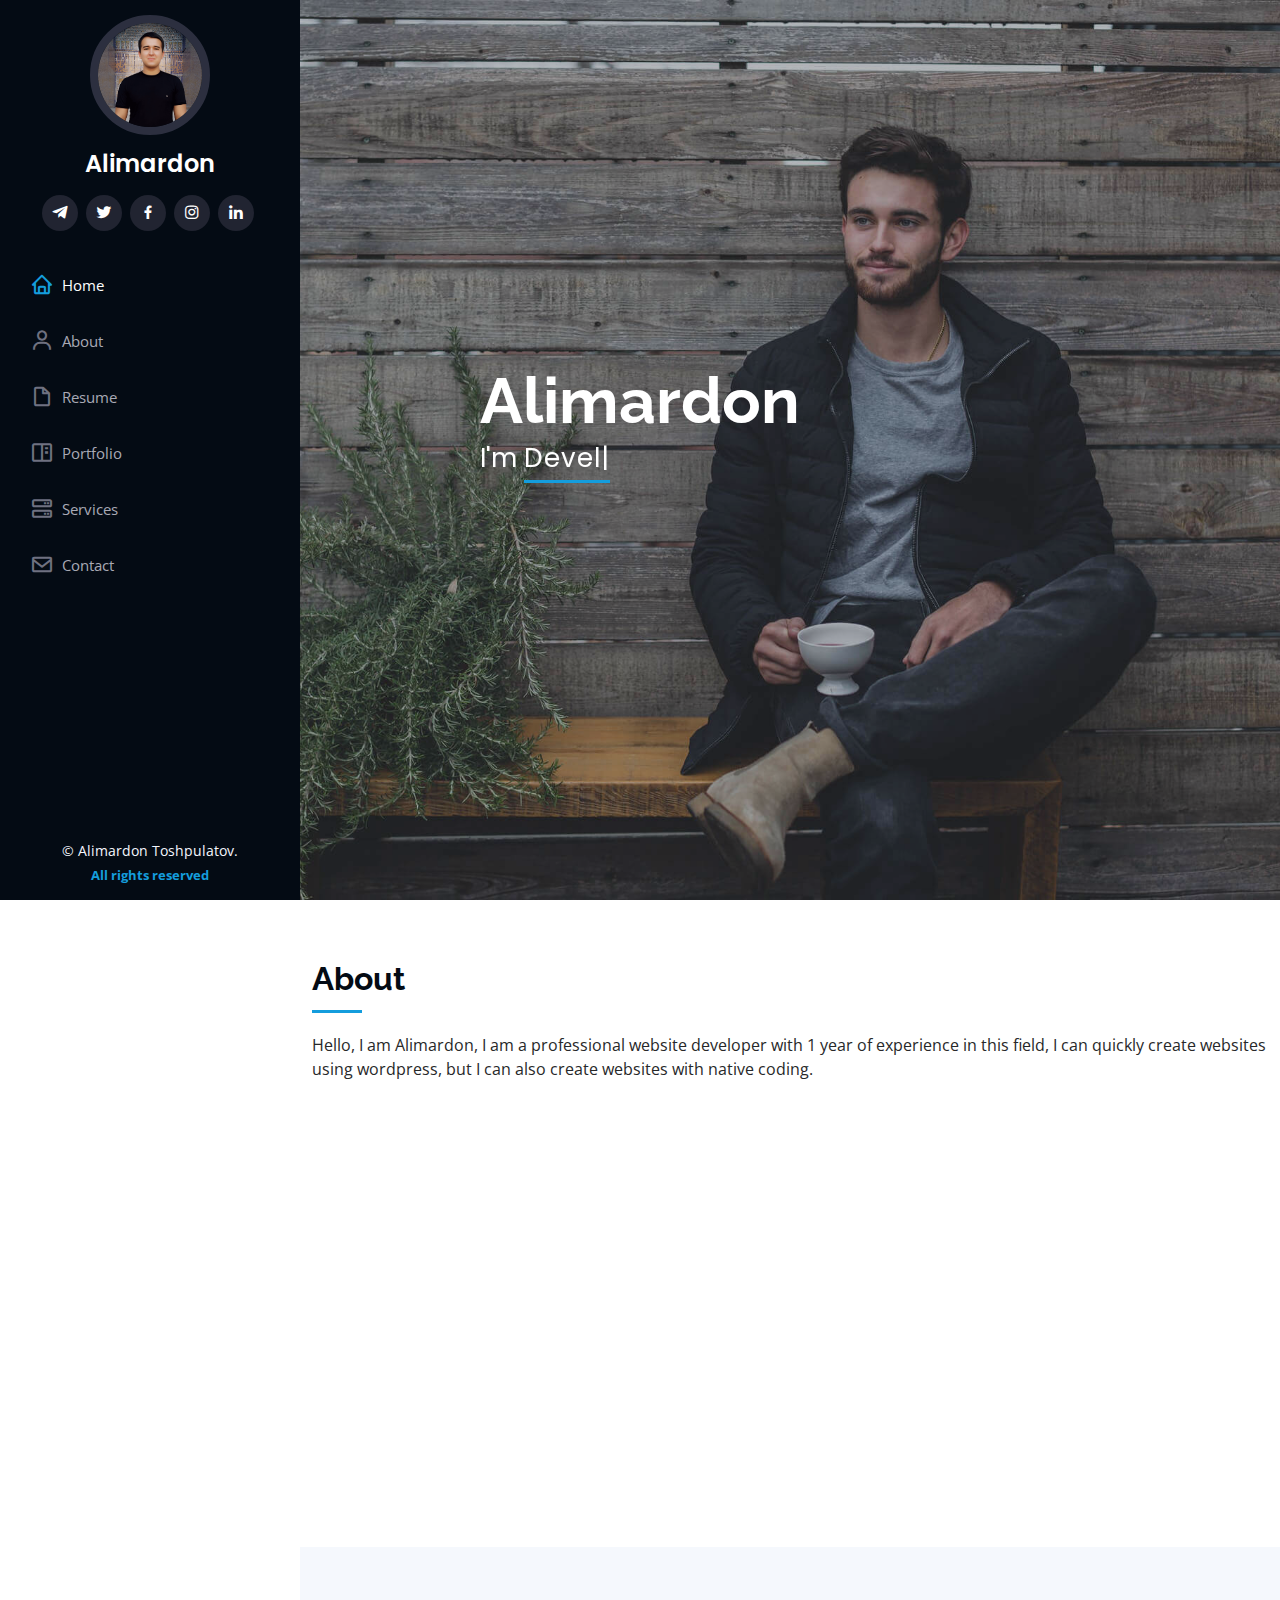
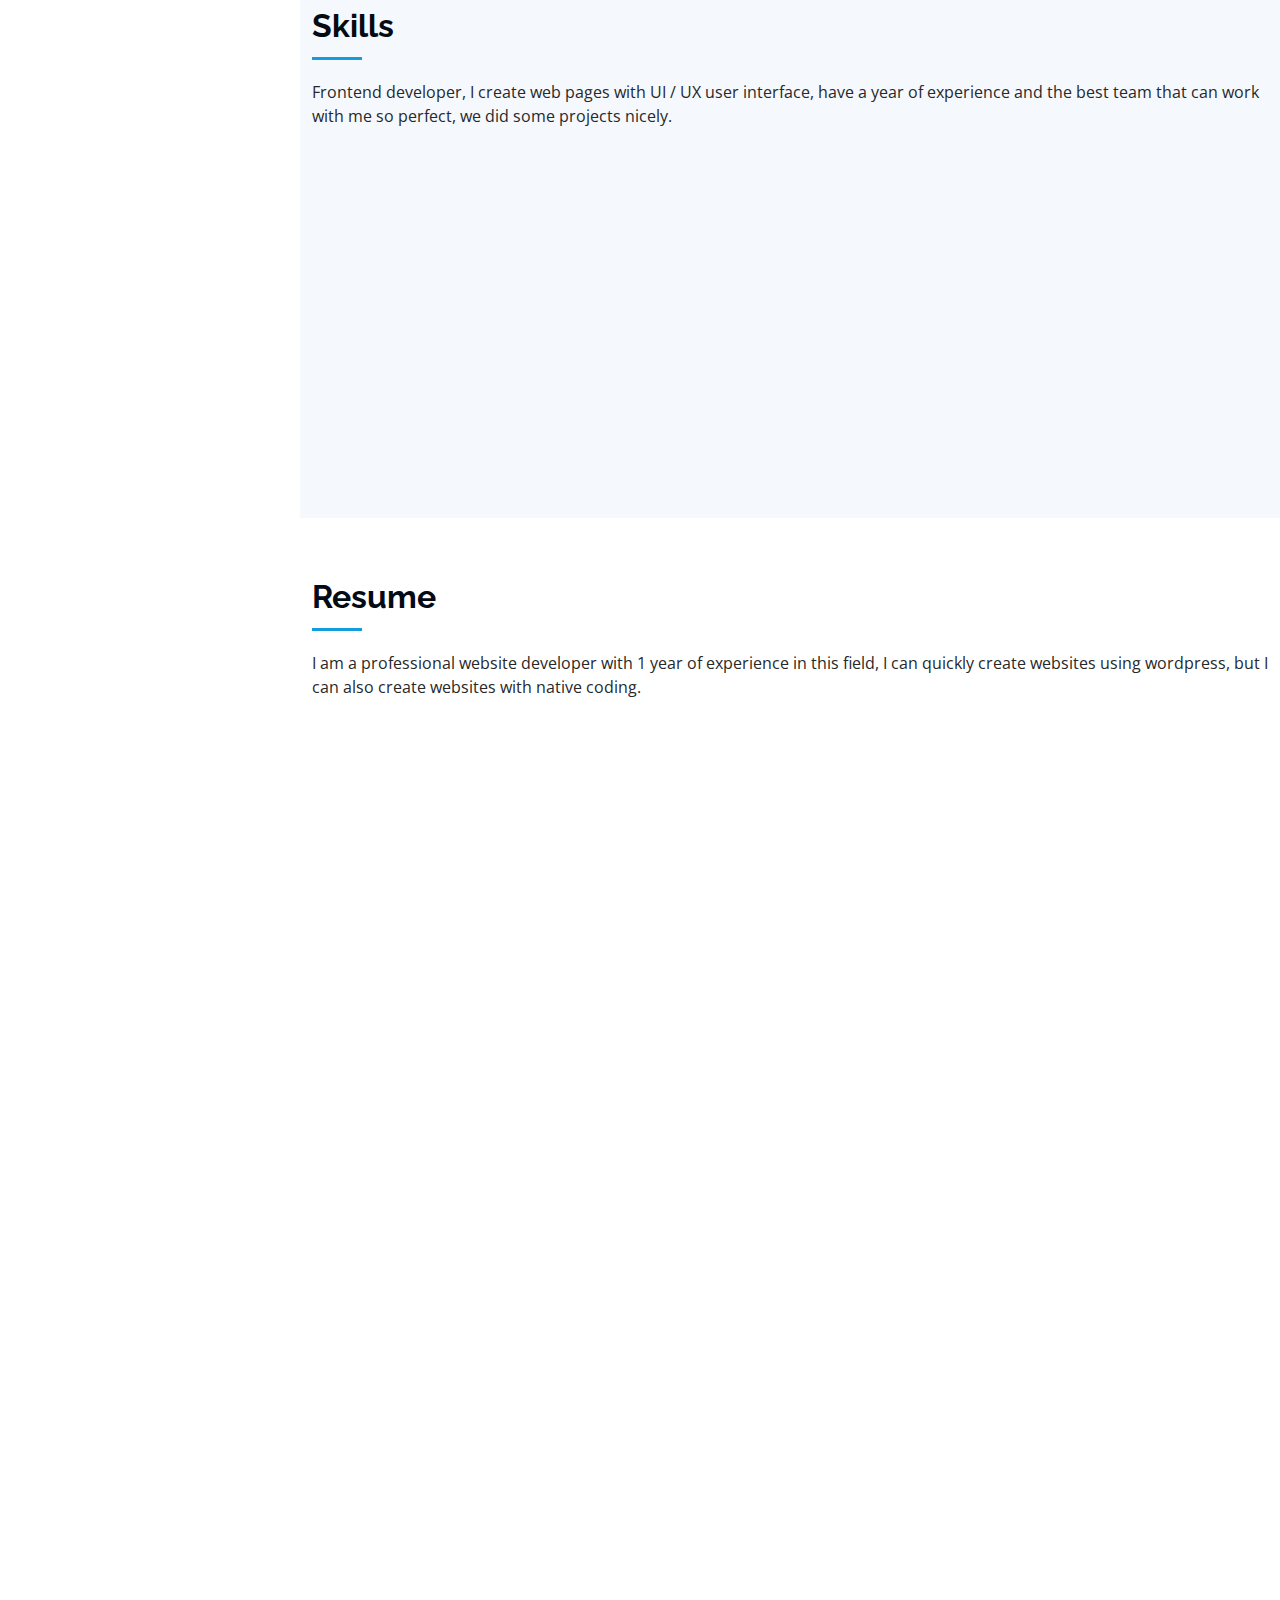
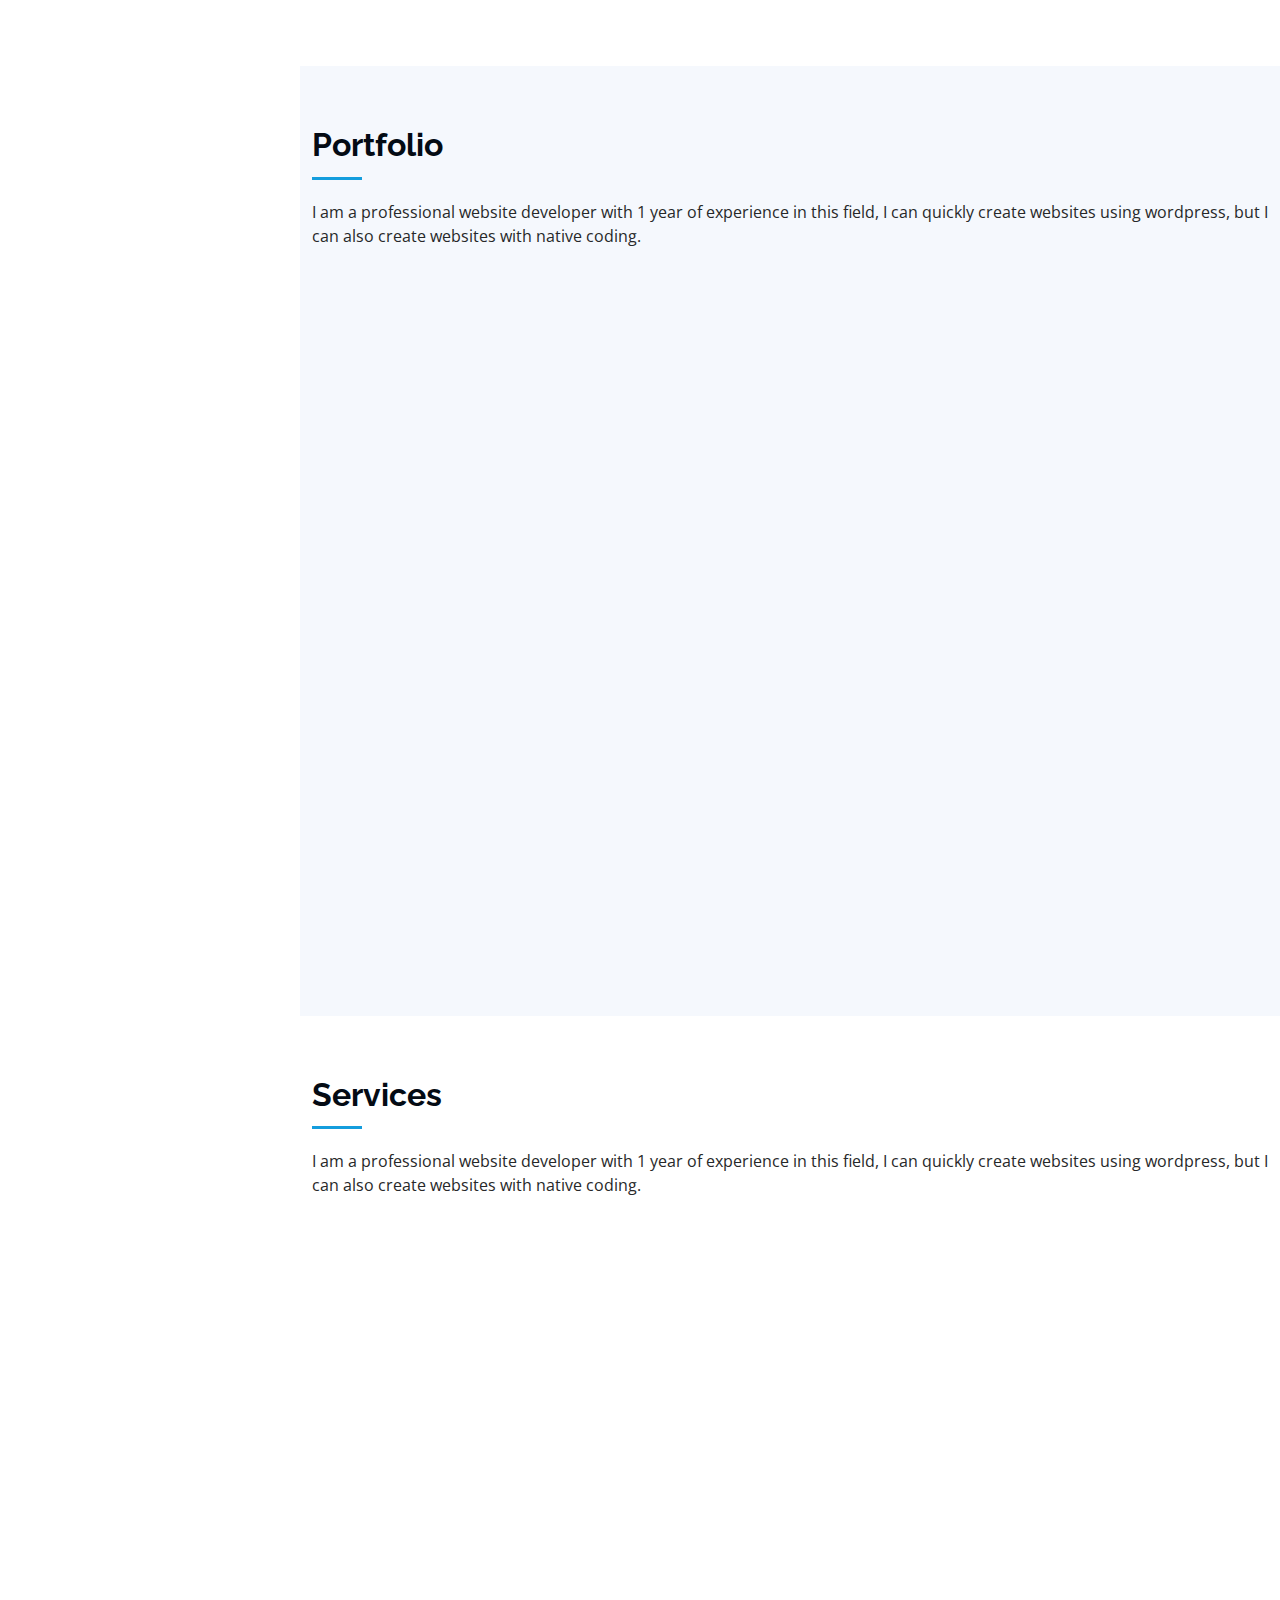
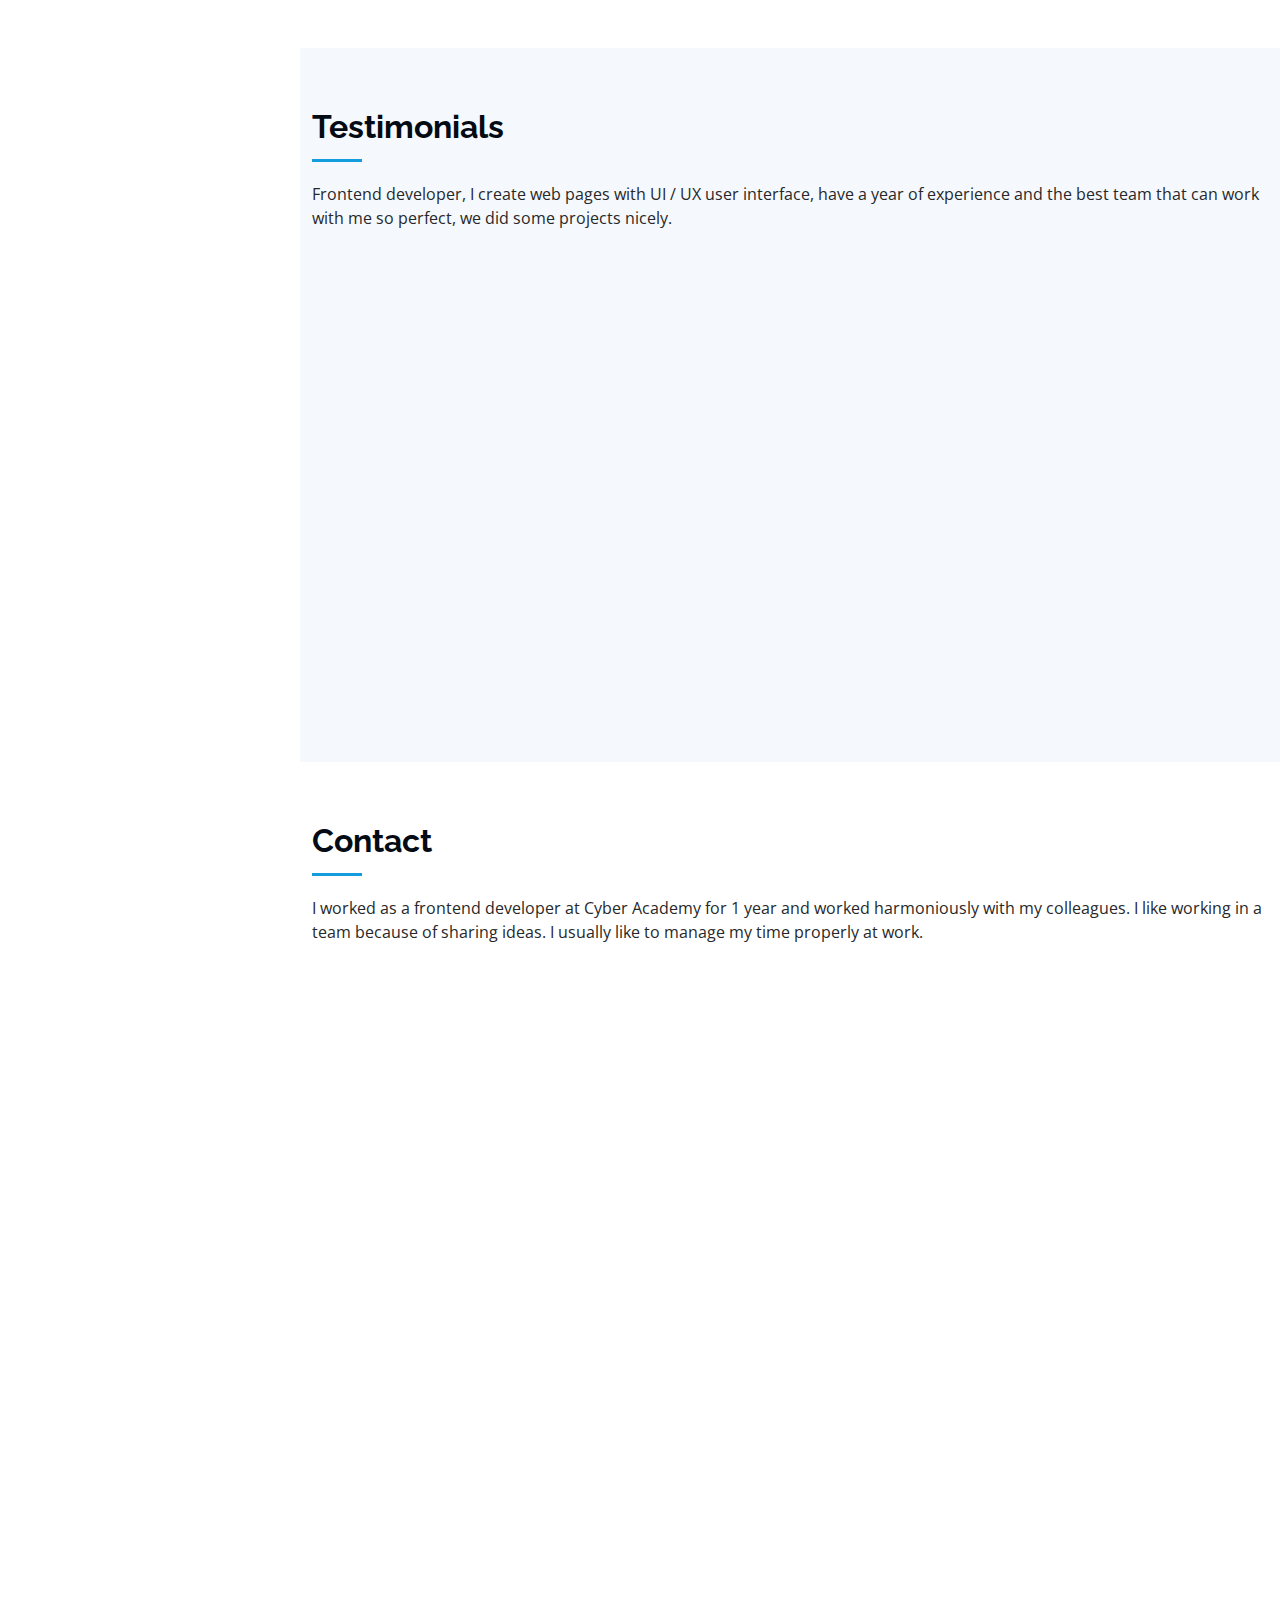
<file: index.html>
<!DOCTYPE html>
<html lang="en">
    <head>
        <meta charset="utf-8" />
        <meta content="width=device-width, initial-scale=1.0" name="viewport" />

        <title>Alimardon Toshpo'latov | Developer</title>
        <meta content="" name="description" />
        <meta content="" name="keywords" />

        <!-- Favicons -->
        <link href="assets/img/logo.png" rel="icon" />
        <link href="assets/img/apple-touch-icon.png" rel="apple-touch-icon" />

        <!-- Google Fonts -->
        <link
            href="https://fonts.googleapis.com/css?family=Open+Sans:300,300i,400,400i,600,600i,700,700i|Raleway:300,300i,400,400i,500,500i,600,600i,700,700i|Poppins:300,300i,400,400i,500,500i,600,600i,700,700i"
            rel="stylesheet"
        />

        <!-- Vendor CSS Files -->
        <link href="assets/vendor/aos/aos.css" rel="stylesheet" />
        <link
            href="assets/vendor/bootstrap/css/bootstrap.min.css"
            rel="stylesheet"
        />
        <link
            href="assets/vendor/bootstrap-icons/bootstrap-icons.css"
            rel="stylesheet"
        />
        <link
            href="assets/vendor/boxicons/css/boxicons.min.css"
            rel="stylesheet"
        />
        <link
            href="assets/vendor/glightbox/css/glightbox.min.css"
            rel="stylesheet"
        />
        <link
            href="assets/vendor/swiper/swiper-bundle.min.css"
            rel="stylesheet"
        />

        <!-- Template Main CSS File -->
        <link href="assets/css/style.css" rel="stylesheet" />
    </head>

    <body>
        <!-- ======= Mobile nav toggle button ======= -->
        <i class="bi bi-list mobile-nav-toggle d-xl-none"></i>

        <!-- ======= Header ======= -->
        <header id="header">
            <div class="d-flex flex-column">
                <div class="profile">
                    <img
                        src="assets/img/profile-img.png"
                        alt=""
                        class="img-fluid rounded-circle"
                    />
                    <h1 class="text-light">
                        <a href="index.html">Alimardon</a>
                    </h1>
                    <div class="social-links mt-3 text-center">
                        <a
                            href="https://t.me/AlimardonToshpulatov"
                            target="_blank"
                            class="google-plus"
                            ><i
                                class="bx bxl-telegram"
                                style="color: #ffffff"
                            ></i
                        ></a>
                        <a
                            href="https://twitter.com/ToshpoWeb?t=Db__DgedQRcs5_ITi_fDeQ&s=09"
                            target="_blank"
                            class="twitter"
                            ><i class="bx bxl-twitter"></i
                        ></a>
                        <a
                            href="https://www.facebook.com/profile.php?id=100088745395377&mibextid=ZbWKwL"
                            target="_blank"
                            class="facebook"
                            ><i class="bx bxl-facebook"></i
                        ></a>
                        <a
                            href="https://instagram.com/alimardon_toshpulatov?igshid=ZDdkNTZiNTM="
                            target="_blank"
                            class="instagram"
                            ><i class="bx bxl-instagram"></i
                        ></a>
                        <a
                            href="https://www.linkedin.com/in/alimardon-toshpo-latov-ab54b0260"
                            target="_blank"
                            class="linkedin"
                            ><i class="bx bxl-linkedin"></i
                        ></a>
                    </div>
                </div>

                <nav id="navbar" class="nav-menu navbar">
                    <ul>
                        <li>
                            <a href="#hero" class="nav-link scrollto active"
                                ><i class="bx bx-home"></i> <span>Home</span></a
                            >
                        </li>
                        <li>
                            <a href="#about" class="nav-link scrollto"
                                ><i class="bx bx-user"></i>
                                <span>About</span></a
                            >
                        </li>
                        <li>
                            <a href="#resume" class="nav-link scrollto"
                                ><i class="bx bx-file-blank"></i>
                                <span>Resume</span></a
                            >
                        </li>
                        <li>
                            <a href="#portfolio" class="nav-link scrollto"
                                ><i class="bx bx-book-content"></i>
                                <span>Portfolio</span></a
                            >
                        </li>
                        <li>
                            <a href="#services" class="nav-link scrollto"
                                ><i class="bx bx-server"></i>
                                <span>Services</span></a
                            >
                        </li>
                        <li>
                            <a href="#contact" class="nav-link scrollto"
                                ><i class="bx bx-envelope"></i>
                                <span>Contact</span></a
                            >
                        </li>
                    </ul>
                </nav>
                <!-- .nav-menu -->
            </div>
        </header>
        <!-- End Header -->

        <!-- ======= Hero Section ======= -->
        <section
            id="hero"
            class="d-flex flex-column justify-content-center align-items-center"
        >
            <div class="hero-container" data-aos="fade-in">
                <h1>Alimardon</h1>
                <p>
                    I'm
                    <span
                        class="typed"
                        data-typed-items="Developer, Freelancer, Mnemonist, Blogger,"
                    ></span>
                </p>
            </div>
        </section>
        <!-- End Hero -->

        <main id="main">
            <!-- ======= About Section ======= -->
            <section id="about" class="about">
                <div class="container">
                    <div class="section-title">
                        <h2>About</h2>
                        <p>
                            Hello, I am Alimardon, I am a professional website
                            developer with 1 year of experience in this field, I
                            can quickly create websites using wordpress, but I
                            can also create websites with native coding.
                        </p>
                    </div>

                    <div class="row">
                        <div class="col-lg-4" data-aos="fade-right">
                            <img
                                src="assets/img/profile-img.png"
                                class="img-fluid"
                                alt=""
                            />
                        </div>
                        <div
                            class="col-lg-8 pt-4 pt-lg-0 content"
                            data-aos="fade-left"
                        >
                            <h3>Web Developer &amp; Mnemonist.</h3>
                            <p class="fst-italic">
                                I'm almost 22 and the eldest in my family. The
                                reason for why I came into the sphere IT was
                                that I saw interesting videos about IT on
                                Youtube. In this direction I studied first on my
                                own and then in the Wepro.
                            </p>
                            <div class="row">
                                <div class="col-lg-6">
                                    <ul>
                                        <li>
                                            <i class="bi bi-chevron-right"></i>
                                            <strong>Birthday:</strong>
                                            <span>13 August 2001</span>
                                        </li>
                                        <li>
                                            <i class="bi bi-chevron-right"></i>
                                            <strong>Channel:</strong>
                                            <span>https://t.me/webdunyosi</span>
                                        </li>
                                        <li>
                                            <i class="bi bi-chevron-right"></i>
                                            <strong>Phone:</strong>
                                            <span>+99891 701 7320</span>
                                        </li>
                                        <li>
                                            <i class="bi bi-chevron-right"></i>
                                            <strong>City:</strong>
                                            <span>Uzbekistan, Navoi</span>
                                        </li>
                                    </ul>
                                </div>
                                <div class="col-lg-6">
                                    <ul>
                                        <li>
                                            <i class="bi bi-chevron-right"></i>
                                            <strong>Age:</strong>
                                            <span>22</span>
                                        </li>
                                        <li>
                                            <i class="bi bi-chevron-right"></i>
                                            <strong>Degree:</strong>
                                            <span>Junior</span>
                                        </li>
                                        <li>
                                            <i class="bi bi-chevron-right"></i>
                                            <strong>Email:</strong>
                                            <span
                                                >alimardoncoder001@gmail.com</span
                                            >
                                        </li>
                                        <li>
                                            <i class="bi bi-chevron-right"></i>
                                            <strong>Freelance:</strong>
                                            <span>Available</span>
                                        </li>
                                    </ul>
                                </div>
                            </div>
                            <p>
                                The title mnemonist refers to an individual with
                                the ability to remember and recall unusually
                                long lists of data, such as unfamiliar names,
                                lists of numbers, entries in books, etc. I am a
                                professional mnemonist with 1 year of experience
                                in this field
                            </p>
                        </div>
                    </div>
                </div>
            </section>
            <!-- End About Section -->

            <!-- ======= Skills Section ======= -->
            <section id="skills" class="skills section-bg">
                <div class="container">
                    <div class="section-title">
                        <h2>Skills</h2>
                        <p>
                            Frontend developer, I create web pages with UI / UX
                            user interface, have a year of experience and the
                            best team that can work with me so perfect, we did
                            some projects nicely.
                        </p>
                    </div>

                    <div class="row skills-content">
                        <div class="col-lg-6" data-aos="fade-up">
                            <div class="progress">
                                <span class="skill"
                                    >HTML <i class="val">100%</i></span
                                >
                                <div class="progress-bar-wrap">
                                    <div
                                        class="progress-bar"
                                        role="progressbar"
                                        aria-valuenow="100"
                                        aria-valuemin="0"
                                        aria-valuemax="100"
                                    ></div>
                                </div>
                            </div>

                            <div class="progress">
                                <span class="skill"
                                    >CSS3 <i class="val">100%</i></span
                                >
                                <div class="progress-bar-wrap">
                                    <div
                                        class="progress-bar"
                                        role="progressbar"
                                        aria-valuenow="100"
                                        aria-valuemin="0"
                                        aria-valuemax="100"
                                    ></div>
                                </div>
                            </div>

                            <div class="progress">
                                <span class="skill">
                                    SASS <i class="val">80%</i></span
                                >
                                <div class="progress-bar-wrap">
                                    <div
                                        class="progress-bar"
                                        role="progressbar"
                                        aria-valuenow="80"
                                        aria-valuemin="0"
                                        aria-valuemax="100"
                                    ></div>
                                </div>
                            </div>

                            <div class="progress">
                                <span class="skill">
                                    Bootstrap <i class="val">65%</i></span
                                >
                                <div class="progress-bar-wrap">
                                    <div
                                        class="progress-bar"
                                        role="progressbar"
                                        aria-valuenow="65"
                                        aria-valuemin="0"
                                        aria-valuemax="100"
                                    ></div>
                                </div>
                            </div>

                            <div class="progress">
                                <span class="skill"
                                    >JavaScript <i class="val">75%</i></span
                                >
                                <div class="progress-bar-wrap">
                                    <div
                                        class="progress-bar"
                                        role="progressbar"
                                        aria-valuenow="75"
                                        aria-valuemin="0"
                                        aria-valuemax="100"
                                    ></div>
                                </div>
                            </div>
                        </div>

                        <div
                            class="col-lg-6"
                            data-aos="fade-up"
                            data-aos-delay="100"
                        >
                            <div class="progress">
                                <span class="skill"
                                    >React <i class="val">80%</i></span
                                >
                                <div class="progress-bar-wrap">
                                    <div
                                        class="progress-bar"
                                        role="progressbar"
                                        aria-valuenow="80"
                                        aria-valuemin="0"
                                        aria-valuemax="100"
                                    ></div>
                                </div>
                            </div>

                            <div class="progress">
                                <span class="skill"
                                    >Git <i class="val">70%</i></span
                                >
                                <div class="progress-bar-wrap">
                                    <div
                                        class="progress-bar"
                                        role="progressbar"
                                        aria-valuenow="70"
                                        aria-valuemin="0"
                                        aria-valuemax="100"
                                    ></div>
                                </div>
                            </div>

                            <div class="progress">
                                <span class="skill"
                                    >Figma <i class="val">85%</i></span
                                >
                                <div class="progress-bar-wrap">
                                    <div
                                        class="progress-bar"
                                        role="progressbar"
                                        aria-valuenow="85"
                                        aria-valuemin="0"
                                        aria-valuemax="100"
                                    ></div>
                                </div>
                            </div>

                            <div class="progress">
                                <span class="skill"
                                    >WordPress/CMS <i class="val">90%</i></span
                                >
                                <div class="progress-bar-wrap">
                                    <div
                                        class="progress-bar"
                                        role="progressbar"
                                        aria-valuenow="90"
                                        aria-valuemin="0"
                                        aria-valuemax="100"
                                    ></div>
                                </div>
                            </div>

                            <div class="progress">
                                <span class="skill"
                                    >Photoshop <i class="val">55%</i></span
                                >
                                <div class="progress-bar-wrap">
                                    <div
                                        class="progress-bar"
                                        role="progressbar"
                                        aria-valuenow="55"
                                        aria-valuemin="0"
                                        aria-valuemax="100"
                                    ></div>
                                </div>
                            </div>
                        </div>
                    </div>
                </div>
            </section>
            <!-- End Skills Section -->

            <!-- ======= Resume Section ======= -->
            <section id="resume" class="resume">
                <div class="container">
                    <div class="section-title">
                        <h2>Resume</h2>
                        <p>
                            I am a professional website
                            developer with 1 year of experience in this field, I
                            can quickly create websites using wordpress, but I
                            can also create websites with native coding.
                        </p>
                    </div>

                    <div class="row">
                        <div class="col-lg-6" data-aos="fade-up">
                            <h3 class="resume-title">Sumary</h3>
                            <div class="resume-item pb-0">
                                <h4>Alimardon Toshpulatov</h4>
                                <p>
                                    <em
                                        >Frontend developer, I create web pages
                                        with UI / UX user interface, have a year
                                        of experience and the best team that can
                                        work with me so perfect, we did some
                                        projects nicely.</em
                                    >
                                </p>
                                <ul>
                                    <li>
                                        Karvon Street 202, Navoi, Navbahor
                                        district
                                    </li>
                                    <li>(+99891) 701-7320</li>
                                    <li>alimardoncoder001@gmail.com</li>
                                </ul>
                            </div>

                            <h3 class="resume-title">
                                Professional Experience
                            </h3>
                            <div class="resume-item">
                                <h4>Junior Frontend developer</h4>
                                <h5>2021 - Present</h5>
                                <p><em>Experion, Uzbekistan, Tashkent </em></p>
                                <ul>
                                    <li>
                                        I worked as a frontend developer at
                                        Cyber Academy for 1 year and worked
                                        harmoniously with my colleagues. I like
                                        working in a team because of sharing
                                        ideas. I usually like to manage my time
                                        properly at work.
                                    </li>
                                    <li>Teamworking</li>
                                    <li>Comunicating and Listening</li>
                                    <li>Emotional Intelligence</li>
                                    <li>Positive attitude to work</li>
                                    <li>Learning/adaptability</li>
                                    <li>Problem Solving</li>
                                </ul>
                            </div>
                        </div>
                        <div
                            class="col-lg-6"
                            data-aos="fade-up"
                            data-aos-delay="100"
                        >
                            <h3 class="resume-title">Education</h3>
                            <div class="resume-item">
                                <h4>
                                    BACHELOR OF TELECOMMUNICATION TECHNOLOGY
                                </h4>
                                <h5>2019 - 2023</h5>
                                <p>
                                    <em
                                        >Tashkent University of Information
                                        Technology</em
                                    >
                                </p>
                                <p>
                                    The Faculty of Telecommunication
                                    Technologies is considered an
                                    educational-scientific and administrative
                                    unit of the higher educational institution
                                    TUIT, and in accordance with the national
                                    personnel training program, students are
                                    trained in relevant educational areas and
                                    specialists. ensures that the processes are
                                    carried out organically and harmoniously, as
                                    well as coordinates the scientific-research
                                    works of the departments that are part of
                                    the faculty.
                                </p>
                            </div>
                            <div class="resume-item">
                                <h4>Wepro training center</h4>
                                <h5>2021 - 5month</h5>
                                <p>
                                    <em>Uzbekistan, Samarkand</em>
                                </p>
                                <p>
                                    The first and largest IT school in Samarkand
                                    is Wepro. Here I gained knowledge and skills
                                    that will help me to take up a modern
                                    profession and change my life.
                                </p>
                            </div>
                            <div class="resume-item">
                                <h4>Mohirdev platform, MERN Practice</h4>
                                <h5>2022 - present</h5>
                                <p>
                                    <em>Uzbekistan, Tashkent</em>
                                </p>
                                <p>
                                    In this course, I got all the skills
                                    necessary for Full Stack Javascript
                                    programmers. In particular, I studied the
                                    frontend and backend part. I have done
                                    Restful, single page application and similar
                                    big projects.
                                </p>
                            </div>
                        </div>
                    </div>
                </div>
            </section>
            <!-- End Resume Section -->

            <!-- ======= Portfolio Section ======= -->
            <section id="portfolio" class="portfolio section-bg">
                <div class="container">
                    <div class="section-title">
                        <h2>Portfolio</h2>
                        <p>
                            I am a professional website developer with 1 year of
                            experience in this field, I can quickly create
                            websites using wordpress, but I can also create
                            websites with native coding.
                        </p>
                    </div>

                    <div class="row" data-aos="fade-up">
                        <div class="col-lg-12 d-flex justify-content-center">
                            <ul id="portfolio-flters">
                                <li data-filter="*" class="filter-active">
                                    All
                                </li>
                                <li data-filter=".filter-web">Web</li>
                                <li data-filter=".filter-card">Design</li>
                                <li data-filter=".filter-app">3D</li>
                            </ul>
                        </div>
                    </div>

                    <div
                        class="row portfolio-container"
                        data-aos="fade-up"
                        data-aos-delay="100"
                    >
                        <div
                            class="col-lg-4 col-md-6 portfolio-item filter-app"
                        >
                            <div class="portfolio-wrap">
                                <img
                                    src="assets/img/portfolio/9/1.jpg"
                                    class="img-fluid"
                                    alt=""
                                />
                                <div class="portfolio-links">
                                    <a
                                        href="assets/img/portfolio/9/1.jpg"
                                        data-gallery="portfolioGallery"
                                        class="portfolio-lightbox"
                                        title="3D 1"
                                        ><i class="bx bx-plus"></i
                                    ></a>
                                    <a
                                        href="portfolio-details-eight.html"
                                        title="More Details"
                                        ><i class="bx bx-link"></i
                                    ></a>
                                </div>
                            </div>
                        </div>

                        <div
                            class="col-lg-4 col-md-6 portfolio-item filter-web"
                        >
                            <div class="portfolio-wrap">
                                <img
                                    src="assets/img/portfolio/2/1.png"
                                    class="img-fluid"
                                    alt=""
                                />
                                <div class="portfolio-links">
                                    <a
                                        href="assets/img/portfolio/2/1.png"
                                        data-gallery="portfolioGallery"
                                        class="portfolio-lightbox"
                                        title="Web 1"
                                        ><i class="bx bx-plus"></i
                                    ></a>
                                    <a
                                        href="portfolio-details-one.html"
                                        title="More Details"
                                        ><i class="bx bx-link"></i
                                    ></a>
                                </div>
                            </div>
                        </div>

                        <div
                            class="col-lg-4 col-md-6 portfolio-item filter-app"
                        >
                            <div class="portfolio-wrap">
                                <img
                                    src="assets/img/portfolio/4/1.png"
                                    class="img-fluid"
                                    alt=""
                                />
                                <div class="portfolio-links">
                                    <a
                                        href="assets/img/portfolio/4/1.png"
                                        data-gallery="portfolioGallery"
                                        class="portfolio-lightbox"
                                        title="3D 2"
                                        ><i class="bx bx-plus"></i
                                    ></a>
                                    <a
                                        href="portfolio-details-three.html"
                                        title="More Details"
                                        ><i class="bx bx-link"></i
                                    ></a>
                                </div>
                            </div>
                        </div>

                        <div
                            class="col-lg-4 col-md-6 portfolio-item filter-card"
                        >
                            <div class="portfolio-wrap">
                                <img
                                    src="assets/img/portfolio/5/1.png"
                                    class="img-fluid"
                                    alt=""
                                />
                                <div class="portfolio-links">
                                    <a
                                        href="assets/img/portfolio/5/1.png"
                                        data-gallery="portfolioGallery"
                                        class="portfolio-lightbox"
                                        title="Design 1"
                                        ><i class="bx bx-plus"></i
                                    ></a>
                                    <a
                                        href="portfolio-details-four.html"
                                        title="More Details"
                                        ><i class="bx bx-link"></i
                                    ></a>
                                </div>
                            </div>
                        </div>

                        <div
                            class="col-lg-4 col-md-6 portfolio-item filter-web"
                        >
                            <div class="portfolio-wrap">
                                <img
                                    src="assets/img/portfolio/3/1.png"
                                    class="img-fluid"
                                    alt=""
                                />
                                <div class="portfolio-links">
                                    <a
                                        href="assets/img/portfolio/3/1.png"
                                        data-gallery="portfolioGallery"
                                        class="portfolio-lightbox"
                                        title="Web 2"
                                        ><i class="bx bx-plus"></i
                                    ></a>
                                    <a
                                        href="portfolio-details-two.html"
                                        title="More Details"
                                        ><i class="bx bx-link"></i
                                    ></a>
                                </div>
                            </div>
                        </div>

                        <div
                            class="col-lg-4 col-md-6 portfolio-item filter-app"
                        >
                            <div class="portfolio-wrap">
                                <img
                                    src="assets/img/portfolio/6/1.png"
                                    class="img-fluid"
                                    alt=""
                                />
                                <div class="portfolio-links">
                                    <a
                                        href="assets/img/portfolio/6/1.png"
                                        data-gallery="portfolioGallery"
                                        class="portfolio-lightbox"
                                        title="3D 3"
                                        ><i class="bx bx-plus"></i
                                    ></a>
                                    <a
                                        href="portfolio-details-five.html"
                                        title="More Details"
                                        ><i class="bx bx-link"></i
                                    ></a>
                                </div>
                            </div>
                        </div>

                        <div
                            class="col-lg-4 col-md-6 portfolio-item filter-card"
                        >
                            <div class="portfolio-wrap">
                                <img
                                    src="assets/img/portfolio/7/1.png"
                                    class="img-fluid"
                                    alt=""
                                />
                                <div class="portfolio-links">
                                    <a
                                        href="assets/img/portfolio/7/1.png"
                                        data-gallery="portfolioGallery"
                                        class="portfolio-lightbox"
                                        title="Design 2"
                                        ><i class="bx bx-plus"></i
                                    ></a>
                                    <a
                                        href="portfolio-details-six.html"
                                        title="More Details"
                                        ><i class="bx bx-link"></i
                                    ></a>
                                </div>
                            </div>
                        </div>

                        <div
                            class="col-lg-4 col-md-6 portfolio-item filter-card"
                        >
                            <div class="portfolio-wrap">
                                <img
                                    src="assets/img/portfolio/8/1.png"
                                    class="img-fluid"
                                    alt=""
                                />
                                <div class="portfolio-links">
                                    <a
                                        href="assets/img/portfolio/8/1.png"
                                        data-gallery="portfolioGallery"
                                        class="portfolio-lightbox"
                                        title="Design 3"
                                        ><i class="bx bx-plus"></i
                                    ></a>
                                    <a
                                        href="portfolio-details-seven.html"
                                        title="More Details"
                                        ><i class="bx bx-link"></i
                                    ></a>
                                </div>
                            </div>
                        </div>

                        <div
                            class="col-lg-4 col-md-6 portfolio-item filter-web"
                        >
                            <div class="portfolio-wrap">
                                <img
                                    src="assets/img/portfolio/1/1.png"
                                    class="img-fluid"
                                    alt=""
                                />
                                <div class="portfolio-links">
                                    <a
                                        href="assets/img/portfolio/1/1.png"
                                        data-gallery="portfolioGallery"
                                        class="portfolio-lightbox"
                                        title="Web 3"
                                        ><i class="bx bx-plus"></i
                                    ></a>
                                    <a
                                        href="portfolio-details.html"
                                        title="More Details"
                                        ><i class="bx bx-link"></i
                                    ></a>
                                </div>
                            </div>
                        </div>
                    </div>
                </div>
            </section>
            <!-- End Portfolio Section -->

            <!-- ======= Services Section ======= -->
            <section id="services" class="services">
                <div class="container">
                    <div class="section-title">
                        <h2>Services</h2>
                        <p>
                            I am a professional website developer with 1 year of
                            experience in this field, I can quickly create
                            websites using wordpress, but I can also create
                            websites with native coding.
                        </p>
                    </div>

                    <div class="row">
                        <div
                            class="col-lg-4 col-md-6 icon-box"
                            data-aos="fade-up"
                        >
                            <div class="icon">
                                <i class="bi bi-briefcase"></i>
                            </div>
                            <h4 class="title">
                                <a href="">Web development</a>
                            </h4>
                            <p class="description">
                                Voluptatum deleniti atque corrupti quos dolores
                                et quas molestias excepturi sint occaecati
                                cupiditate non provident
                            </p>
                        </div>
                        <div
                            class="col-lg-4 col-md-6 icon-box"
                            data-aos="fade-up"
                            data-aos-delay="100"
                        >
                            <div class="icon">
                                <i class="bi bi-card-checklist"></i>
                            </div>
                            <h4 class="title"><a href="">Dolor Sitema</a></h4>
                            <p class="description">
                                Minim veniam, quis nostrud exercitation ullamco
                                laboris nisi ut aliquip ex ea commodo consequat
                                tarad limino ata
                            </p>
                        </div>
                        <div
                            class="col-lg-4 col-md-6 icon-box"
                            data-aos="fade-up"
                            data-aos-delay="200"
                        >
                            <div class="icon">
                                <i class="bi bi-bar-chart"></i>
                            </div>
                            <h4 class="title">
                                <a href="">Sed ut perspiciatis</a>
                            </h4>
                            <p class="description">
                                Duis aute irure dolor in reprehenderit in
                                voluptate velit esse cillum dolore eu fugiat
                                nulla pariatur
                            </p>
                        </div>
                        <div
                            class="col-lg-4 col-md-6 icon-box"
                            data-aos="fade-up"
                            data-aos-delay="300"
                        >
                            <div class="icon">
                                <i class="bi bi-binoculars"></i>
                            </div>
                            <h4 class="title"><a href="">Magni Dolores</a></h4>
                            <p class="description">
                                Excepteur sint occaecat cupidatat non proident,
                                sunt in culpa qui officia deserunt mollit anim
                                id est laborum
                            </p>
                        </div>
                        <div
                            class="col-lg-4 col-md-6 icon-box"
                            data-aos="fade-up"
                            data-aos-delay="400"
                        >
                            <div class="icon">
                                <i class="bi bi-brightness-high"></i>
                            </div>
                            <h4 class="title"><a href="">Nemo Enim</a></h4>
                            <p class="description">
                                At vero eos et accusamus et iusto odio
                                dignissimos ducimus qui blanditiis praesentium
                                voluptatum deleniti atque
                            </p>
                        </div>
                        <div
                            class="col-lg-4 col-md-6 icon-box"
                            data-aos="fade-up"
                            data-aos-delay="500"
                        >
                            <div class="icon">
                                <i class="bi bi-calendar4-week"></i>
                            </div>
                            <h4 class="title"><a href="">Eiusmod Tempor</a></h4>
                            <p class="description">
                                Et harum quidem rerum facilis est et expedita
                                distinctio. Nam libero tempore, cum soluta nobis
                                est eligendi
                            </p>
                        </div>
                    </div>
                </div>
            </section>
            <!-- End Services Section -->

            <!-- ======= Testimonials Section ======= -->
            <section id="testimonials" class="testimonials section-bg">
                <div class="container">
                    <div class="section-title">
                        <h2>Testimonials</h2>
                        <p>
                            Frontend developer, I create web pages with UI / UX
                            user interface, have a year of experience and the
                            best team that can work with me so perfect, we did
                            some projects nicely.
                        </p>
                    </div>

                    <div
                        class="testimonials-slider swiper"
                        data-aos="fade-up"
                        data-aos-delay="100"
                    >
                        <div class="swiper-wrapper">
                            <div class="swiper-slide">
                                <div
                                    class="testimonial-item"
                                    data-aos="fade-up"
                                >
                                    <p>
                                        <i
                                            class="bx bxs-quote-alt-left quote-icon-left"
                                        ></i>
                                        Proin iaculis purus consequat sem cure
                                        digni ssim donec porttitora entum
                                        suscipit rhoncus. Accusantium quam,
                                        ultricies eget id, aliquam eget nibh et.
                                        Maecen aliquam, risus at semper.
                                        <i
                                            class="bx bxs-quote-alt-right quote-icon-right"
                                        ></i>
                                    </p>
                                    <img
                                        src="assets/img/testimonials/testimonials-1.png"
                                        class="testimonial-img"
                                        alt=""
                                    />
                                    <h3>Akmal Jurakulov</h3>
                                    <h4>Flutter Developer</h4>
                                </div>
                            </div>
                            <!-- End testimonial item -->

                            <div class="swiper-slide">
                                <div
                                    class="testimonial-item"
                                    data-aos="fade-up"
                                    data-aos-delay="100"
                                >
                                    <p>
                                        <i
                                            class="bx bxs-quote-alt-left quote-icon-left"
                                        ></i>
                                        Export tempor illum tamen malis malis
                                        eram quae irure esse labore quem cillum
                                        quid cillum eram malis quorum velit fore
                                        eram velit sunt aliqua noster fugiat
                                        irure amet legam anim culpa.
                                        <i
                                            class="bx bxs-quote-alt-right quote-icon-right"
                                        ></i>
                                    </p>
                                    <img
                                        src="assets/img/testimonials/testimonials-6.jpg"
                                        class="testimonial-img"
                                        alt=""
                                    />
                                    <h3>Azim Kadirov</h3>
                                    <h4>Front-end Developer</h4>
                                </div>
                            </div>
                            <!-- End testimonial item -->

                            <div class="swiper-slide">
                                <div
                                    class="testimonial-item"
                                    data-aos="fade-up"
                                    data-aos-delay="200"
                                >
                                    <p>
                                        <i
                                            class="bx bxs-quote-alt-left quote-icon-left"
                                        ></i>
                                        Enim nisi quem export duis labore cillum
                                        quae magna enim sint quorum nulla quem
                                        veniam duis minim tempor labore quem
                                        eram duis noster aute amet eram fore
                                        quis sint minim.
                                        <i
                                            class="bx bxs-quote-alt-right quote-icon-right"
                                        ></i>
                                    </p>
                                    <img
                                        src="assets/img/testimonials/testimonials-3.jpg"
                                        class="testimonial-img"
                                        alt=""
                                    />
                                    <h3>Jena Karlis</h3>
                                    <h4>Store Owner</h4>
                                </div>
                            </div>
                            <!-- End testimonial item -->

                            <div class="swiper-slide">
                                <div
                                    class="testimonial-item"
                                    data-aos="fade-up"
                                    data-aos-delay="300"
                                >
                                    <p>
                                        <i
                                            class="bx bxs-quote-alt-left quote-icon-left"
                                        ></i>
                                        Fugiat enim eram quae cillum dolore
                                        dolor amet nulla culpa multos export
                                        minim fugiat minim velit minim dolor
                                        enim duis veniam ipsum anim magna sunt
                                        elit fore quem dolore labore illum
                                        veniam.
                                        <i
                                            class="bx bxs-quote-alt-right quote-icon-right"
                                        ></i>
                                    </p>
                                    <img
                                        src="assets/img/testimonials/testimonials-4.png"
                                        class="testimonial-img"
                                        alt=""
                                    />
                                    <h3>Dilshod Murtazoyev</h3>
                                    <h4>Freelancer</h4>
                                </div>
                            </div>
                            <!-- End testimonial item -->

                            <div class="swiper-slide">
                                <div
                                    class="testimonial-item"
                                    data-aos="fade-up"
                                    data-aos-delay="400"
                                >
                                    <p>
                                        <i
                                            class="bx bxs-quote-alt-left quote-icon-left"
                                        ></i>
                                        Quis quorum aliqua sint quem legam fore
                                        sunt eram irure aliqua veniam tempor
                                        noster veniam enim culpa labore duis
                                        sunt culpa nulla illum cillum fugiat
                                        legam esse veniam culpa fore nisi cillum
                                        quid.
                                        <i
                                            class="bx bxs-quote-alt-right quote-icon-right"
                                        ></i>
                                    </p>
                                    <img
                                        src="assets/img/testimonials/testimonials-5.png"
                                        class="testimonial-img"
                                        alt=""
                                    />
                                    <h3>Yusufjon Toshpulatov</h3>
                                    <h4>Mobile Developer</h4>
                                </div>
                            </div>
                            <!-- End testimonial item -->
                        </div>
                        <div class="swiper-pagination"></div>
                    </div>
                </div>
            </section>
            <!-- End Testimonials Section -->

            <!-- ======= Contact Section ======= -->
            <section id="contact" class="contact">
                <div class="container">
                    <div class="section-title">
                        <h2>Contact</h2>
                        <p>
                            I worked as a frontend developer at Cyber Academy
                            for 1 year and worked harmoniously with my
                            colleagues. I like working in a team because of
                            sharing ideas. I usually like to manage my time
                            properly at work.
                        </p>
                    </div>

                    <div class="row" data-aos="fade-in">
                        <div class="col-lg-5 d-flex align-items-stretch">
                            <div class="info">
                                <div class="address">
                                    <i class="bi bi-geo-alt"></i>
                                    <h4>Location:</h4>
                                    <p>
                                        Karvon Street 202, Navoi, Navbahor
                                        district
                                    </p>
                                </div>

                                <div class="email">
                                    <i class="bi bi-envelope"></i>
                                    <h4>Email:</h4>
                                    <p>alimardoncoder001@gmail.com</p>
                                </div>

                                <div class="phone">
                                    <i class="bi bi-phone"></i>
                                    <h4>Call:</h4>
                                    <p>+99891 701 7320</p>
                                </div>

                                <iframe
                                    src="https://www.google.com/maps/embed?pb=!1m18!1m12!1m3!1d194948.25911660524!2d65.2361431!3d40.22982255!2m3!1f0!2f0!3f0!3m2!1i1024!2i768!4f13.1!3m3!1m2!1s0x3f51b102f1a249f9%3A0x1d7c576dd21c2a30!2z0J3QsNCy0LHQsNGF0L7RgNGB0LrQuNC5INGA0LDQudC-0L0!5e0!3m2!1sru!2s!4v1672335187141!5m2!1sru!2s"
                                    frameborder="0"
                                    style="
                                        border: 0;
                                        width: 100%;
                                        height: 290px;
                                    "
                                    allowfullscreen
                                ></iframe>
                            </div>
                        </div>

                        <div
                            class="col-lg-7 mt-5 mt-lg-0 d-flex align-items-stretch"
                        >
                            <form
                                action="forms/contact.php"
                                method="post"
                                role="form"
                                class="php-email-form"
                            >
                                <div class="row">
                                    <div class="form-group col-md-6">
                                        <label for="name">Your Name</label>
                                        <input
                                            type="text"
                                            name="name"
                                            class="form-control"
                                            id="name"
                                            required
                                        />
                                    </div>
                                    <div class="form-group col-md-6">
                                        <label for="name">Your Email</label>
                                        <input
                                            type="email"
                                            class="form-control"
                                            name="email"
                                            id="email"
                                            required
                                        />
                                    </div>
                                </div>
                                <div class="form-group">
                                    <label for="name">Subject</label>
                                    <input
                                        type="text"
                                        class="form-control"
                                        name="subject"
                                        id="subject"
                                        required
                                    />
                                </div>
                                <div class="form-group">
                                    <label for="name">Message</label>
                                    <textarea
                                        class="form-control"
                                        name="message"
                                        rows="10"
                                        required
                                    ></textarea>
                                </div>
                                <div class="my-3">
                                    <div class="loading">Loading</div>
                                    <div class="error-message"></div>
                                    <div class="sent-message">
                                        Your message has been sent. Thank you!
                                    </div>
                                </div>
                                <div class="text-center">
                                    <button type="submit">Send Message</button>
                                </div>
                            </form>
                        </div>
                    </div>
                </div>
            </section>
            <!-- End Contact Section -->
        </main>
        <!-- End #main -->

        <!-- ======= Footer ======= -->
        <footer id="footer">
            <div class="container">
                <div class="copyright">&copy; Alimardon Toshpulatov.</div>
                <div class="credits">
                    <a href="https://t.me/AlimardonToshpulatov" target="_blank"
                        ><strong><span>All rights reserved</span></strong></a
                    >
                </div>
            </div>
        </footer>
        <!-- End  Footer -->

        <a
            href="#"
            class="back-to-top d-flex align-items-center justify-content-center"
            ><i class="bi bi-arrow-up-short"></i
        ></a>

        <!-- Vendor JS Files -->
        <script src="assets/vendor/purecounter/purecounter_vanilla.js"></script>
        <script src="assets/vendor/aos/aos.js"></script>
        <script src="assets/vendor/bootstrap/js/bootstrap.bundle.min.js"></script>
        <script src="assets/vendor/glightbox/js/glightbox.min.js"></script>
        <script src="assets/vendor/isotope-layout/isotope.pkgd.min.js"></script>
        <script src="assets/vendor/swiper/swiper-bundle.min.js"></script>
        <script src="assets/vendor/typed.js/typed.min.js"></script>
        <script src="assets/vendor/waypoints/noframework.waypoints.js"></script>
        <script src="assets/vendor/php-email-form/validate.js"></script>

        <!-- Template Main JS File -->
        <script src="assets/js/main.js"></script>
    </body>
</html>
</file>
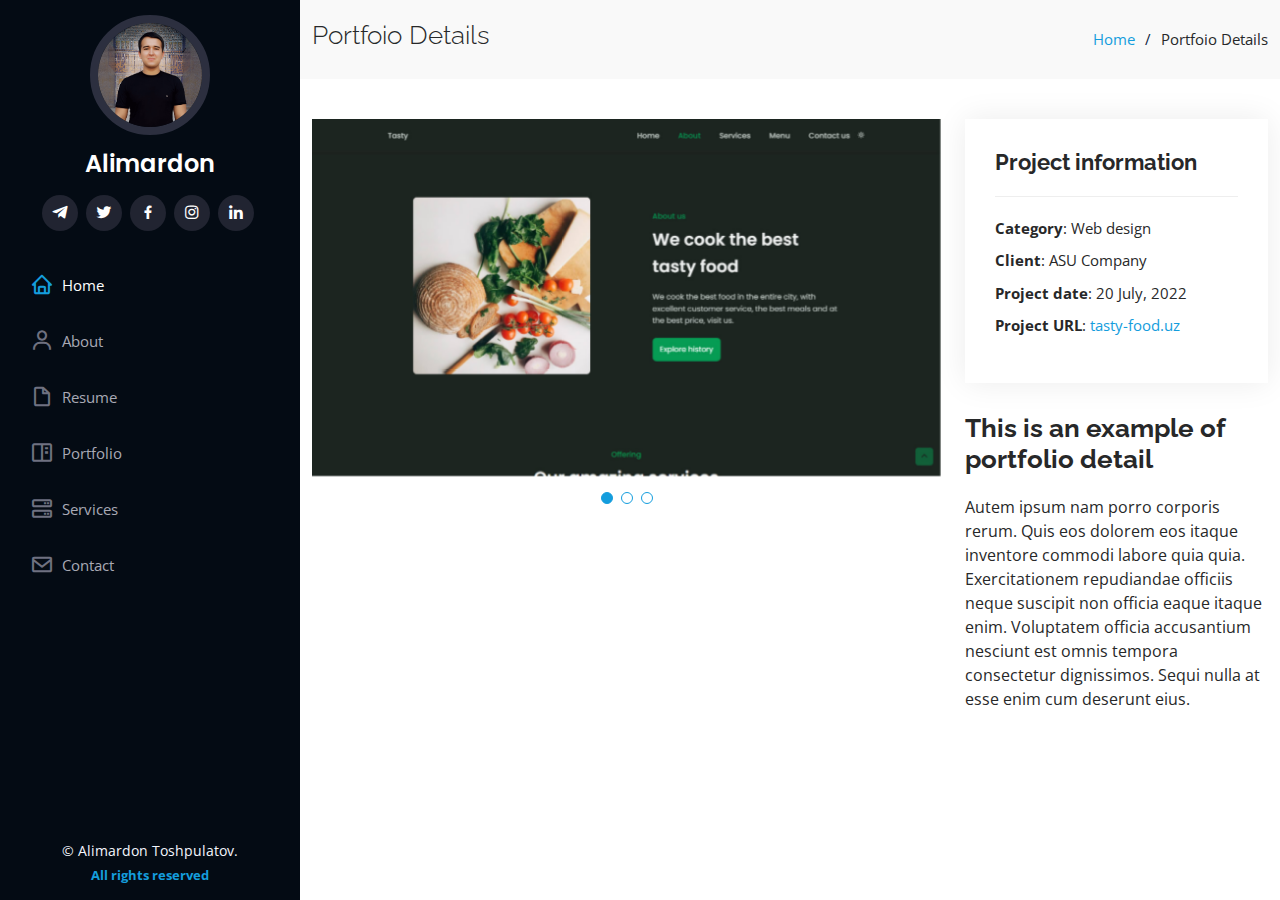
<file: portfolio-details-eight.html>
<!DOCTYPE html>
<html lang="en">
    <head>
        <meta charset="utf-8" />
        <meta content="width=device-width, initial-scale=1.0" name="viewport" />

        <title>Alimardon Toshpo'latov | Developer</title>
        <meta content="" name="description" />
        <meta content="" name="keywords" />

        <!-- Favicons -->
        <link href="assets/img/logo.png" rel="icon" />
        <link href="assets/img/apple-touch-icon.png" rel="apple-touch-icon" />

        <!-- Google Fonts -->
        <link
            href="https://fonts.googleapis.com/css?family=Open+Sans:300,300i,400,400i,600,600i,700,700i|Raleway:300,300i,400,400i,500,500i,600,600i,700,700i|Poppins:300,300i,400,400i,500,500i,600,600i,700,700i"
            rel="stylesheet"
        />

        <!-- Vendor CSS Files -->
        <link href="assets/vendor/aos/aos.css" rel="stylesheet" />
        <link
            href="assets/vendor/bootstrap/css/bootstrap.min.css"
            rel="stylesheet"
        />
        <link
            href="assets/vendor/bootstrap-icons/bootstrap-icons.css"
            rel="stylesheet"
        />
        <link
            href="assets/vendor/boxicons/css/boxicons.min.css"
            rel="stylesheet"
        />
        <link
            href="assets/vendor/glightbox/css/glightbox.min.css"
            rel="stylesheet"
        />
        <link
            href="assets/vendor/swiper/swiper-bundle.min.css"
            rel="stylesheet"
        />

        <!-- Template Main CSS File -->
        <link href="assets/css/style.css" rel="stylesheet" />
    </head>

    <body>
        <!-- ======= Mobile nav toggle button ======= -->
        <i class="bi bi-list mobile-nav-toggle d-xl-none"></i>

        <!-- ======= Header ======= -->
        <header id="header">
            <div class="d-flex flex-column">
                <div class="profile">
                    <img
                        src="assets/img/profile-img.png"
                        alt=""
                        class="img-fluid rounded-circle"
                    />
                    <h1 class="text-light">
                        <a href="index.html">Alimardon</a>
                    </h1>
                    <div class="social-links mt-3 text-center">
                        <a
                            href="https://t.me/AlimardonToshpulatov"
                            target="_blank"
                            class="google-plus"
                            ><i
                                class="bx bxl-telegram"
                                style="color: #ffffff"
                            ></i
                        ></a>
                        <a
                            href="https://twitter.com/ToshpoWeb?t=Db__DgedQRcs5_ITi_fDeQ&s=09"
                            target="_blank"
                            class="twitter"
                            ><i class="bx bxl-twitter"></i
                        ></a>
                        <a
                            href="https://www.facebook.com/profile.php?id=100088745395377&mibextid=ZbWKwL"
                            target="_blank"
                            class="facebook"
                            ><i class="bx bxl-facebook"></i
                        ></a>
                        <a
                            href="https://instagram.com/alimardon_toshpulatov?igshid=ZDdkNTZiNTM="
                            target="_blank"
                            class="instagram"
                            ><i class="bx bxl-instagram"></i
                        ></a>
                        <a
                            href="https://www.linkedin.com/in/alimardon-toshpo-latov-ab54b0260"
                            target="_blank"
                            class="linkedin"
                            ><i class="bx bxl-linkedin"></i
                        ></a>
                    </div>
                </div>

                <nav id="navbar" class="nav-menu navbar">
                    <ul>
                        <li>
                            <a href="./index.html" class="nav-link scrollto active"
                                ><i class="bx bx-home"></i> <span>Home</span></a
                            >
                        </li>
                        <li>
                            <a href="#about" class="nav-link scrollto"
                                ><i class="bx bx-user"></i>
                                <span>About</span></a
                            >
                        </li>
                        <li>
                            <a href="#resume" class="nav-link scrollto"
                                ><i class="bx bx-file-blank"></i>
                                <span>Resume</span></a
                            >
                        </li>
                        <li>
                            <a href="#portfolio" class="nav-link scrollto"
                                ><i class="bx bx-book-content"></i>
                                <span>Portfolio</span></a
                            >
                        </li>
                        <li>
                            <a href="#services" class="nav-link scrollto"
                                ><i class="bx bx-server"></i>
                                <span>Services</span></a
                            >
                        </li>
                        <li>
                            <a href="#contact" class="nav-link scrollto"
                                ><i class="bx bx-envelope"></i>
                                <span>Contact</span></a
                            >
                        </li>
                    </ul>
                </nav>
                <!-- .nav-menu -->
            </div>
        </header>
        <!-- End Header -->

        <main id="main">
            <!-- ======= Breadcrumbs ======= -->
            <section id="breadcrumbs" class="breadcrumbs">
                <div class="container">
                    <div
                        class="d-flex justify-content-between align-items-center"
                    >
                        <h2>Portfoio Details</h2>
                        <ol>
                            <li><a href="./index.html">Home</a></li>
                            <li>Portfoio Details</li>
                        </ol>
                    </div>
                </div>
            </section>
            <!-- End Breadcrumbs -->

            <!-- ======= Portfolio Details Section ======= -->
            <section id="portfolio-details" class="portfolio-details">
                <div class="container">
                    <div class="row gy-4">
                        <div class="col-lg-8">
                            <div class="portfolio-details-slider swiper">
                                <div class="swiper-wrapper align-items-center">
                                    <div class="swiper-slide">
                                        <img
                                            src="assets/img/portfolio/9/2.jpg"
                                            alt=""
                                        />
                                    </div>

                                    <div class="swiper-slide">
                                        <img
                                            src="assets/img/portfolio/9/3.jpg"
                                            alt=""
                                        />
                                    </div>

                                    <div class="swiper-slide">
                                        <img
                                            src="assets/img/portfolio/9/4.jpg"
                                            alt=""
                                        />
                                    </div>
                                </div>
                                <div class="swiper-pagination"></div>
                            </div>
                        </div>

                        <div class="col-lg-4">
                            <div class="portfolio-info">
                                <h3>Project information</h3>
                                <ul>
                                    <li>
                                        <strong>Category</strong>: Web design
                                    </li>
                                    <li>
                                        <strong>Client</strong>: ASU Company
                                    </li>
                                    <li>
                                        <strong>Project date</strong>: 20 July,
                                        2022
                                    </li>
                                    <li>
                                        <strong>Project URL</strong>:
                                        <a href="https://tasty-food-uz.netlify.app/" target="_blank ">tasty-food.uz</a>
                                    </li>
                                </ul>
                            </div>
                            <div class="portfolio-description">
                                <h2>This is an example of portfolio detail</h2>
                                <p>
                                    Autem ipsum nam porro corporis rerum. Quis
                                    eos dolorem eos itaque inventore commodi
                                    labore quia quia. Exercitationem repudiandae
                                    officiis neque suscipit non officia eaque
                                    itaque enim. Voluptatem officia accusantium
                                    nesciunt est omnis tempora consectetur
                                    dignissimos. Sequi nulla at esse enim cum
                                    deserunt eius.
                                </p>
                            </div>
                        </div>
                    </div>
                </div>
            </section>
            <!-- End Portfolio Details Section -->
        </main>
        <!-- End #main -->

        <!-- ======= Footer ======= -->
        <footer id="footer">
            <div class="container">
                <div class="copyright">&copy; Alimardon Toshpulatov.</div>
                <div class="credits">
                    <a href="https://t.me/AlimardonToshpulatov" target="_blank"
                        ><strong><span>All rights reserved</span></strong></a
                    >
                </div>
            </div>
        </footer>
        <!-- End  Footer -->

        <a
            href="#"
            class="back-to-top d-flex align-items-center justify-content-center"
            ><i class="bi bi-arrow-up-short"></i
        ></a>

        <!-- Vendor JS Files -->
        <script src="assets/vendor/purecounter/purecounter_vanilla.js"></script>
        <script src="assets/vendor/aos/aos.js"></script>
        <script src="assets/vendor/bootstrap/js/bootstrap.bundle.min.js"></script>
        <script src="assets/vendor/glightbox/js/glightbox.min.js"></script>
        <script src="assets/vendor/isotope-layout/isotope.pkgd.min.js"></script>
        <script src="assets/vendor/swiper/swiper-bundle.min.js"></script>
        <script src="assets/vendor/typed.js/typed.min.js"></script>
        <script src="assets/vendor/waypoints/noframework.waypoints.js"></script>
        <script src="assets/vendor/php-email-form/validate.js"></script>

        <!-- Template Main JS File -->
        <script src="assets/js/main.js"></script>
    </body>
</html>
</file>
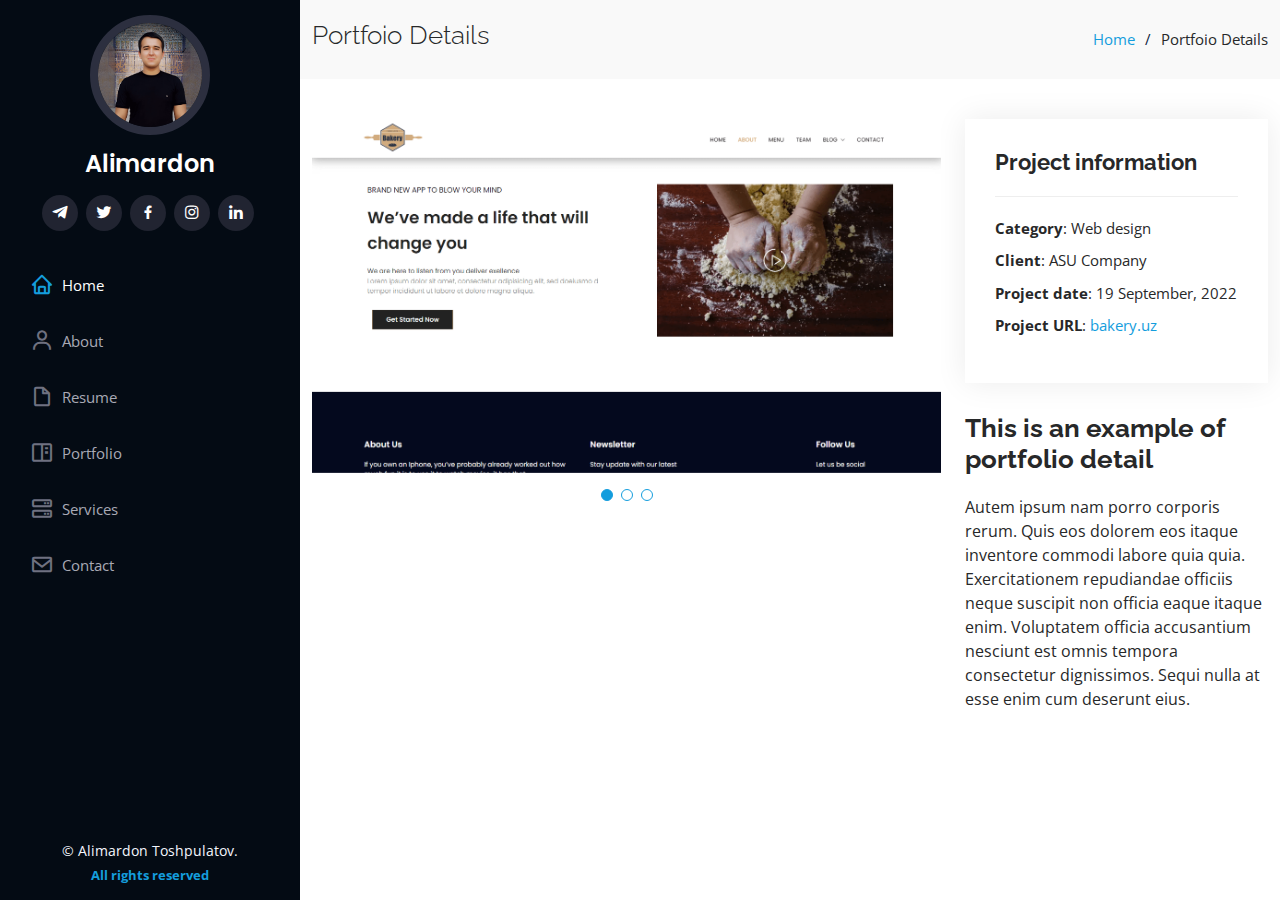
<file: portfolio-details-five.html>
<!DOCTYPE html>
<html lang="en">
    <head>
        <meta charset="utf-8" />
        <meta content="width=device-width, initial-scale=1.0" name="viewport" />

        <title>Alimardon Toshpo'latov | Developer</title>
        <meta content="" name="description" />
        <meta content="" name="keywords" />

        <!-- Favicons -->
        <link href="assets/img/logo.png" rel="icon" />
        <link href="assets/img/apple-touch-icon.png" rel="apple-touch-icon" />

        <!-- Google Fonts -->
        <link
            href="https://fonts.googleapis.com/css?family=Open+Sans:300,300i,400,400i,600,600i,700,700i|Raleway:300,300i,400,400i,500,500i,600,600i,700,700i|Poppins:300,300i,400,400i,500,500i,600,600i,700,700i"
            rel="stylesheet"
        />

        <!-- Vendor CSS Files -->
        <link href="assets/vendor/aos/aos.css" rel="stylesheet" />
        <link
            href="assets/vendor/bootstrap/css/bootstrap.min.css"
            rel="stylesheet"
        />
        <link
            href="assets/vendor/bootstrap-icons/bootstrap-icons.css"
            rel="stylesheet"
        />
        <link
            href="assets/vendor/boxicons/css/boxicons.min.css"
            rel="stylesheet"
        />
        <link
            href="assets/vendor/glightbox/css/glightbox.min.css"
            rel="stylesheet"
        />
        <link
            href="assets/vendor/swiper/swiper-bundle.min.css"
            rel="stylesheet"
        />

        <!-- Template Main CSS File -->
        <link href="assets/css/style.css" rel="stylesheet" />
    </head>

    <body>
        <!-- ======= Mobile nav toggle button ======= -->
        <i class="bi bi-list mobile-nav-toggle d-xl-none"></i>

        <!-- ======= Header ======= -->
        <header id="header">
            <div class="d-flex flex-column">
                <div class="profile">
                    <img
                        src="assets/img/profile-img.png"
                        alt=""
                        class="img-fluid rounded-circle"
                    />
                    <h1 class="text-light">
                        <a href="index.html">Alimardon</a>
                    </h1>
                    <div class="social-links mt-3 text-center">
                        <a
                            href="https://t.me/AlimardonToshpulatov"
                            target="_blank"
                            class="google-plus"
                            ><i
                                class="bx bxl-telegram"
                                style="color: #ffffff"
                            ></i
                        ></a>
                        <a
                            href="https://twitter.com/ToshpoWeb?t=Db__DgedQRcs5_ITi_fDeQ&s=09"
                            target="_blank"
                            class="twitter"
                            ><i class="bx bxl-twitter"></i
                        ></a>
                        <a
                            href="https://www.facebook.com/profile.php?id=100088745395377&mibextid=ZbWKwL"
                            target="_blank"
                            class="facebook"
                            ><i class="bx bxl-facebook"></i
                        ></a>
                        <a
                            href="https://instagram.com/alimardon_toshpulatov?igshid=ZDdkNTZiNTM="
                            target="_blank"
                            class="instagram"
                            ><i class="bx bxl-instagram"></i
                        ></a>
                        <a
                            href="https://www.linkedin.com/in/alimardon-toshpo-latov-ab54b0260"
                            target="_blank"
                            class="linkedin"
                            ><i class="bx bxl-linkedin"></i
                        ></a>
                    </div>
                </div>

                <nav id="navbar" class="nav-menu navbar">
                    <ul>
                        <li>
                            <a href="./index.html" class="nav-link scrollto active"
                                ><i class="bx bx-home"></i> <span>Home</span></a
                            >
                        </li>
                        <li>
                            <a href="#about" class="nav-link scrollto"
                                ><i class="bx bx-user"></i>
                                <span>About</span></a
                            >
                        </li>
                        <li>
                            <a href="#resume" class="nav-link scrollto"
                                ><i class="bx bx-file-blank"></i>
                                <span>Resume</span></a
                            >
                        </li>
                        <li>
                            <a href="#portfolio" class="nav-link scrollto"
                                ><i class="bx bx-book-content"></i>
                                <span>Portfolio</span></a
                            >
                        </li>
                        <li>
                            <a href="#services" class="nav-link scrollto"
                                ><i class="bx bx-server"></i>
                                <span>Services</span></a
                            >
                        </li>
                        <li>
                            <a href="#contact" class="nav-link scrollto"
                                ><i class="bx bx-envelope"></i>
                                <span>Contact</span></a
                            >
                        </li>
                    </ul>
                </nav>
                <!-- .nav-menu -->
            </div>
        </header>
        <!-- End Header -->

        <main id="main">
            <!-- ======= Breadcrumbs ======= -->
            <section id="breadcrumbs" class="breadcrumbs">
                <div class="container">
                    <div
                        class="d-flex justify-content-between align-items-center"
                    >
                        <h2>Portfoio Details</h2>
                        <ol>
                            <li><a href="./index.html">Home</a></li>
                            <li>Portfoio Details</li>
                        </ol>
                    </div>
                </div>
            </section>
            <!-- End Breadcrumbs -->

            <!-- ======= Portfolio Details Section ======= -->
            <section id="portfolio-details" class="portfolio-details">
                <div class="container">
                    <div class="row gy-4">
                        <div class="col-lg-8">
                            <div class="portfolio-details-slider swiper">
                                <div class="swiper-wrapper align-items-center">
                                    <div class="swiper-slide">
                                        <img
                                            src="assets/img/portfolio/6/2.png"
                                            alt=""
                                        />
                                    </div>

                                    <div class="swiper-slide">
                                        <img
                                            src="assets/img/portfolio/6/3.png"
                                            alt=""
                                        />
                                    </div>

                                    <div class="swiper-slide">
                                        <img
                                            src="assets/img/portfolio/6/4.png"
                                            alt=""
                                        />
                                    </div>
                                </div>
                                <div class="swiper-pagination"></div>
                            </div>
                        </div>

                        <div class="col-lg-4">
                            <div class="portfolio-info">
                                <h3>Project information</h3>
                                <ul>
                                    <li>
                                        <strong>Category</strong>: Web design
                                    </li>
                                    <li>
                                        <strong>Client</strong>: ASU Company
                                    </li>
                                    <li>
                                        <strong>Project date</strong>: 19 September,
                                        2022
                                    </li>
                                    <li>
                                        <strong>Project URL</strong>:
                                        <a href="https://bakery-uz.netlify.app/" target="_blank ">bakery.uz</a>
                                    </li>
                                </ul>
                            </div>
                            <div class="portfolio-description">
                                <h2>This is an example of portfolio detail</h2>
                                <p>
                                    Autem ipsum nam porro corporis rerum. Quis
                                    eos dolorem eos itaque inventore commodi
                                    labore quia quia. Exercitationem repudiandae
                                    officiis neque suscipit non officia eaque
                                    itaque enim. Voluptatem officia accusantium
                                    nesciunt est omnis tempora consectetur
                                    dignissimos. Sequi nulla at esse enim cum
                                    deserunt eius.
                                </p>
                            </div>
                        </div>
                    </div>
                </div>
            </section>
            <!-- End Portfolio Details Section -->
        </main>
        <!-- End #main -->

        <!-- ======= Footer ======= -->
        <footer id="footer">
            <div class="container">
                <div class="copyright">&copy; Alimardon Toshpulatov.</div>
                <div class="credits">
                    <a href="https://t.me/AlimardonToshpulatov" target="_blank"
                        ><strong><span>All rights reserved</span></strong></a
                    >
                </div>
            </div>
        </footer>
        <!-- End  Footer -->

        <a
            href="#"
            class="back-to-top d-flex align-items-center justify-content-center"
            ><i class="bi bi-arrow-up-short"></i
        ></a>

        <!-- Vendor JS Files -->
        <script src="assets/vendor/purecounter/purecounter_vanilla.js"></script>
        <script src="assets/vendor/aos/aos.js"></script>
        <script src="assets/vendor/bootstrap/js/bootstrap.bundle.min.js"></script>
        <script src="assets/vendor/glightbox/js/glightbox.min.js"></script>
        <script src="assets/vendor/isotope-layout/isotope.pkgd.min.js"></script>
        <script src="assets/vendor/swiper/swiper-bundle.min.js"></script>
        <script src="assets/vendor/typed.js/typed.min.js"></script>
        <script src="assets/vendor/waypoints/noframework.waypoints.js"></script>
        <script src="assets/vendor/php-email-form/validate.js"></script>

        <!-- Template Main JS File -->
        <script src="assets/js/main.js"></script>
    </body>
</html>
</file>
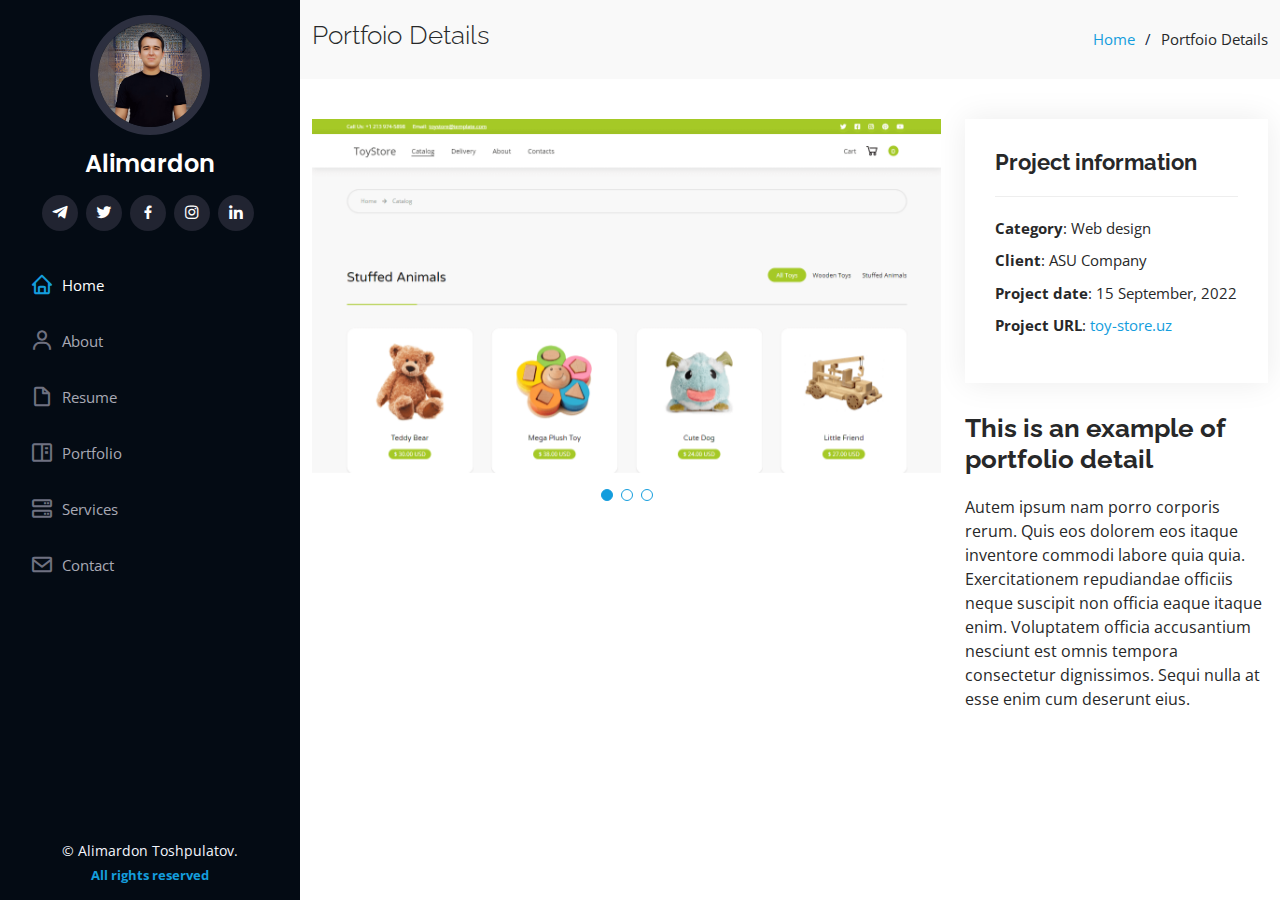
<file: portfolio-details-four.html>
<!DOCTYPE html>
<html lang="en">
    <head>
        <meta charset="utf-8" />
        <meta content="width=device-width, initial-scale=1.0" name="viewport" />

        <title>Alimardon Toshpo'latov | Developer</title>
        <meta content="" name="description" />
        <meta content="" name="keywords" />

        <!-- Favicons -->
        <link href="assets/img/logo.png" rel="icon" />
        <link href="assets/img/apple-touch-icon.png" rel="apple-touch-icon" />

        <!-- Google Fonts -->
        <link
            href="https://fonts.googleapis.com/css?family=Open+Sans:300,300i,400,400i,600,600i,700,700i|Raleway:300,300i,400,400i,500,500i,600,600i,700,700i|Poppins:300,300i,400,400i,500,500i,600,600i,700,700i"
            rel="stylesheet"
        />

        <!-- Vendor CSS Files -->
        <link href="assets/vendor/aos/aos.css" rel="stylesheet" />
        <link
            href="assets/vendor/bootstrap/css/bootstrap.min.css"
            rel="stylesheet"
        />
        <link
            href="assets/vendor/bootstrap-icons/bootstrap-icons.css"
            rel="stylesheet"
        />
        <link
            href="assets/vendor/boxicons/css/boxicons.min.css"
            rel="stylesheet"
        />
        <link
            href="assets/vendor/glightbox/css/glightbox.min.css"
            rel="stylesheet"
        />
        <link
            href="assets/vendor/swiper/swiper-bundle.min.css"
            rel="stylesheet"
        />

        <!-- Template Main CSS File -->
        <link href="assets/css/style.css" rel="stylesheet" />
    </head>

    <body>
        <!-- ======= Mobile nav toggle button ======= -->
        <i class="bi bi-list mobile-nav-toggle d-xl-none"></i>

        <!-- ======= Header ======= -->
        <header id="header">
            <div class="d-flex flex-column">
                <div class="profile">
                    <img
                        src="assets/img/profile-img.png"
                        alt=""
                        class="img-fluid rounded-circle"
                    />
                    <h1 class="text-light">
                        <a href="index.html">Alimardon</a>
                    </h1>
                    <div class="social-links mt-3 text-center">
                        <a
                            href="https://t.me/AlimardonToshpulatov"
                            target="_blank"
                            class="google-plus"
                            ><i
                                class="bx bxl-telegram"
                                style="color: #ffffff"
                            ></i
                        ></a>
                        <a
                            href="https://twitter.com/ToshpoWeb?t=Db__DgedQRcs5_ITi_fDeQ&s=09"
                            target="_blank"
                            class="twitter"
                            ><i class="bx bxl-twitter"></i
                        ></a>
                        <a
                            href="https://www.facebook.com/profile.php?id=100088745395377&mibextid=ZbWKwL"
                            target="_blank"
                            class="facebook"
                            ><i class="bx bxl-facebook"></i
                        ></a>
                        <a
                            href="https://instagram.com/alimardon_toshpulatov?igshid=ZDdkNTZiNTM="
                            target="_blank"
                            class="instagram"
                            ><i class="bx bxl-instagram"></i
                        ></a>
                        <a
                            href="https://www.linkedin.com/in/alimardon-toshpo-latov-ab54b0260"
                            target="_blank"
                            class="linkedin"
                            ><i class="bx bxl-linkedin"></i
                        ></a>
                    </div>
                </div>

                <nav id="navbar" class="nav-menu navbar">
                    <ul>
                        <li>
                            <a href="./index.html" class="nav-link scrollto active"
                                ><i class="bx bx-home"></i> <span>Home</span></a
                            >
                        </li>
                        <li>
                            <a href="#about" class="nav-link scrollto"
                                ><i class="bx bx-user"></i>
                                <span>About</span></a
                            >
                        </li>
                        <li>
                            <a href="#resume" class="nav-link scrollto"
                                ><i class="bx bx-file-blank"></i>
                                <span>Resume</span></a
                            >
                        </li>
                        <li>
                            <a href="#portfolio" class="nav-link scrollto"
                                ><i class="bx bx-book-content"></i>
                                <span>Portfolio</span></a
                            >
                        </li>
                        <li>
                            <a href="#services" class="nav-link scrollto"
                                ><i class="bx bx-server"></i>
                                <span>Services</span></a
                            >
                        </li>
                        <li>
                            <a href="#contact" class="nav-link scrollto"
                                ><i class="bx bx-envelope"></i>
                                <span>Contact</span></a
                            >
                        </li>
                    </ul>
                </nav>
                <!-- .nav-menu -->
            </div>
        </header>
        <!-- End Header -->

        <main id="main">
            <!-- ======= Breadcrumbs ======= -->
            <section id="breadcrumbs" class="breadcrumbs">
                <div class="container">
                    <div
                        class="d-flex justify-content-between align-items-center"
                    >
                        <h2>Portfoio Details</h2>
                        <ol>
                            <li><a href="./index.html">Home</a></li>
                            <li>Portfoio Details</li>
                        </ol>
                    </div>
                </div>
            </section>
            <!-- End Breadcrumbs -->

            <!-- ======= Portfolio Details Section ======= -->
            <section id="portfolio-details" class="portfolio-details">
                <div class="container">
                    <div class="row gy-4">
                        <div class="col-lg-8">
                            <div class="portfolio-details-slider swiper">
                                <div class="swiper-wrapper align-items-center">
                                    <div class="swiper-slide">
                                        <img
                                            src="assets/img/portfolio/5/2.png"
                                            alt=""
                                        />
                                    </div>

                                    <div class="swiper-slide">
                                        <img
                                            src="assets/img/portfolio/5/3.png"
                                            alt=""
                                        />
                                    </div>

                                    <div class="swiper-slide">
                                        <img
                                            src="assets/img/portfolio/5/4.png"
                                            alt=""
                                        />
                                    </div>
                                </div>
                                <div class="swiper-pagination"></div>
                            </div>
                        </div>

                        <div class="col-lg-4">
                            <div class="portfolio-info">
                                <h3>Project information</h3>
                                <ul>
                                    <li>
                                        <strong>Category</strong>: Web design
                                    </li>
                                    <li>
                                        <strong>Client</strong>: ASU Company
                                    </li>
                                    <li>
                                        <strong>Project date</strong>: 15 September,
                                        2022
                                    </li>
                                    <li>
                                        <strong>Project URL</strong>:
                                        <a href="https://toy-store-uz.netlify.app/" target="_blank ">toy-store.uz</a>
                                    </li>
                                </ul>
                            </div>
                            <div class="portfolio-description">
                                <h2>This is an example of portfolio detail</h2>
                                <p>
                                    Autem ipsum nam porro corporis rerum. Quis
                                    eos dolorem eos itaque inventore commodi
                                    labore quia quia. Exercitationem repudiandae
                                    officiis neque suscipit non officia eaque
                                    itaque enim. Voluptatem officia accusantium
                                    nesciunt est omnis tempora consectetur
                                    dignissimos. Sequi nulla at esse enim cum
                                    deserunt eius.
                                </p>
                            </div>
                        </div>
                    </div>
                </div>
            </section>
            <!-- End Portfolio Details Section -->
        </main>
        <!-- End #main -->

        <!-- ======= Footer ======= -->
        <footer id="footer">
            <div class="container">
                <div class="copyright">&copy; Alimardon Toshpulatov.</div>
                <div class="credits">
                    <a href="https://t.me/AlimardonToshpulatov" target="_blank"
                        ><strong><span>All rights reserved</span></strong></a
                    >
                </div>
            </div>
        </footer>
        <!-- End  Footer -->

        <a
            href="#"
            class="back-to-top d-flex align-items-center justify-content-center"
            ><i class="bi bi-arrow-up-short"></i
        ></a>

        <!-- Vendor JS Files -->
        <script src="assets/vendor/purecounter/purecounter_vanilla.js"></script>
        <script src="assets/vendor/aos/aos.js"></script>
        <script src="assets/vendor/bootstrap/js/bootstrap.bundle.min.js"></script>
        <script src="assets/vendor/glightbox/js/glightbox.min.js"></script>
        <script src="assets/vendor/isotope-layout/isotope.pkgd.min.js"></script>
        <script src="assets/vendor/swiper/swiper-bundle.min.js"></script>
        <script src="assets/vendor/typed.js/typed.min.js"></script>
        <script src="assets/vendor/waypoints/noframework.waypoints.js"></script>
        <script src="assets/vendor/php-email-form/validate.js"></script>

        <!-- Template Main JS File -->
        <script src="assets/js/main.js"></script>
    </body>
</html>
</file>
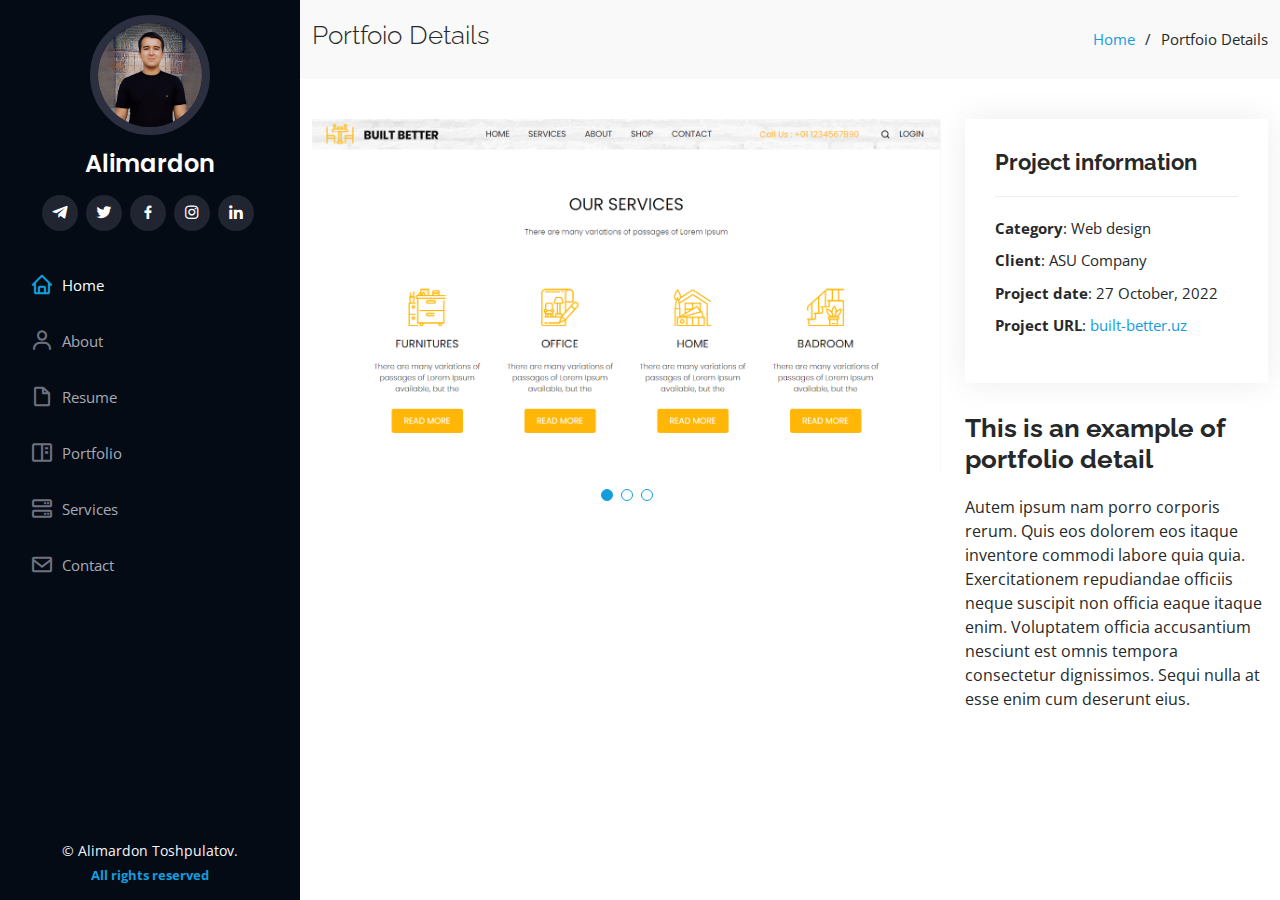
<file: portfolio-details-one.html>
<!DOCTYPE html>
<html lang="en">
    <head>
        <meta charset="utf-8" />
        <meta content="width=device-width, initial-scale=1.0" name="viewport" />

        <title>Alimardon Toshpo'latov | Developer</title>
        <meta content="" name="description" />
        <meta content="" name="keywords" />

        <!-- Favicons -->
        <link href="assets/img/logo.png" rel="icon" />
        <link href="assets/img/apple-touch-icon.png" rel="apple-touch-icon" />

        <!-- Google Fonts -->
        <link
            href="https://fonts.googleapis.com/css?family=Open+Sans:300,300i,400,400i,600,600i,700,700i|Raleway:300,300i,400,400i,500,500i,600,600i,700,700i|Poppins:300,300i,400,400i,500,500i,600,600i,700,700i"
            rel="stylesheet"
        />

        <!-- Vendor CSS Files -->
        <link href="assets/vendor/aos/aos.css" rel="stylesheet" />
        <link
            href="assets/vendor/bootstrap/css/bootstrap.min.css"
            rel="stylesheet"
        />
        <link
            href="assets/vendor/bootstrap-icons/bootstrap-icons.css"
            rel="stylesheet"
        />
        <link
            href="assets/vendor/boxicons/css/boxicons.min.css"
            rel="stylesheet"
        />
        <link
            href="assets/vendor/glightbox/css/glightbox.min.css"
            rel="stylesheet"
        />
        <link
            href="assets/vendor/swiper/swiper-bundle.min.css"
            rel="stylesheet"
        />

        <!-- Template Main CSS File -->
        <link href="assets/css/style.css" rel="stylesheet" />
    </head>

    <body>
        <!-- ======= Mobile nav toggle button ======= -->
        <i class="bi bi-list mobile-nav-toggle d-xl-none"></i>

        <!-- ======= Header ======= -->
        <header id="header">
            <div class="d-flex flex-column">
                <div class="profile">
                    <img
                        src="assets/img/profile-img.png"
                        alt=""
                        class="img-fluid rounded-circle"
                    />
                    <h1 class="text-light">
                        <a href="index.html">Alimardon</a>
                    </h1>
                    <div class="social-links mt-3 text-center">
                        <a
                            href="https://t.me/AlimardonToshpulatov"
                            target="_blank"
                            class="google-plus"
                            ><i
                                class="bx bxl-telegram"
                                style="color: #ffffff"
                            ></i
                        ></a>
                        <a
                            href="https://twitter.com/ToshpoWeb?t=Db__DgedQRcs5_ITi_fDeQ&s=09"
                            target="_blank"
                            class="twitter"
                            ><i class="bx bxl-twitter"></i
                        ></a>
                        <a
                            href="https://www.facebook.com/profile.php?id=100088745395377&mibextid=ZbWKwL"
                            target="_blank"
                            class="facebook"
                            ><i class="bx bxl-facebook"></i
                        ></a>
                        <a
                            href="https://instagram.com/alimardon_toshpulatov?igshid=ZDdkNTZiNTM="
                            target="_blank"
                            class="instagram"
                            ><i class="bx bxl-instagram"></i
                        ></a>
                        <a
                            href="https://www.linkedin.com/in/alimardon-toshpo-latov-ab54b0260"
                            target="_blank"
                            class="linkedin"
                            ><i class="bx bxl-linkedin"></i
                        ></a>
                    </div>
                </div>

                <nav id="navbar" class="nav-menu navbar">
                    <ul>
                        <li>
                            <a href="./index.html" class="nav-link scrollto active"
                                ><i class="bx bx-home"></i> <span>Home</span></a
                            >
                        </li>
                        <li>
                            <a href="#about" class="nav-link scrollto"
                                ><i class="bx bx-user"></i>
                                <span>About</span></a
                            >
                        </li>
                        <li>
                            <a href="#resume" class="nav-link scrollto"
                                ><i class="bx bx-file-blank"></i>
                                <span>Resume</span></a
                            >
                        </li>
                        <li>
                            <a href="#portfolio" class="nav-link scrollto"
                                ><i class="bx bx-book-content"></i>
                                <span>Portfolio</span></a
                            >
                        </li>
                        <li>
                            <a href="#services" class="nav-link scrollto"
                                ><i class="bx bx-server"></i>
                                <span>Services</span></a
                            >
                        </li>
                        <li>
                            <a href="#contact" class="nav-link scrollto"
                                ><i class="bx bx-envelope"></i>
                                <span>Contact</span></a
                            >
                        </li>
                    </ul>
                </nav>
                <!-- .nav-menu -->
            </div>
        </header>
        <!-- End Header -->

        <main id="main">
            <!-- ======= Breadcrumbs ======= -->
            <section id="breadcrumbs" class="breadcrumbs">
                <div class="container">
                    <div
                        class="d-flex justify-content-between align-items-center"
                    >
                        <h2>Portfoio Details</h2>
                        <ol>
                            <li><a href="./index.html">Home</a></li>
                            <li>Portfoio Details</li>
                        </ol>
                    </div>
                </div>
            </section>
            <!-- End Breadcrumbs -->

            <!-- ======= Portfolio Details Section ======= -->
            <section id="portfolio-details" class="portfolio-details">
                <div class="container">
                    <div class="row gy-4">
                        <div class="col-lg-8">
                            <div class="portfolio-details-slider swiper">
                                <div class="swiper-wrapper align-items-center">
                                    <div class="swiper-slide">
                                        <img
                                            src="assets/img/portfolio/2/2.png"
                                            alt=""
                                        />
                                    </div>

                                    <div class="swiper-slide">
                                        <img
                                            src="assets/img/portfolio/2/3.png"
                                            alt=""
                                        />
                                    </div>

                                    <div class="swiper-slide">
                                        <img
                                            src="assets/img/portfolio/2/4.png"
                                            alt=""
                                        />
                                    </div>
                                </div>
                                <div class="swiper-pagination"></div>
                            </div>
                        </div>

                        <div class="col-lg-4">
                            <div class="portfolio-info">
                                <h3>Project information</h3>
                                <ul>
                                    <li>
                                        <strong>Category</strong>: Web design
                                    </li>
                                    <li>
                                        <strong>Client</strong>: ASU Company
                                    </li>
                                    <li>
                                        <strong>Project date</strong>: 27 October,
                                        2022
                                    </li>
                                    <li>
                                        <strong>Project URL</strong>:
                                        <a href="https://built-better.netlify.app/" target="_blank ">built-better.uz</a>
                                    </li>
                                </ul>
                            </div>
                            <div class="portfolio-description">
                                <h2>This is an example of portfolio detail</h2>
                                <p>
                                    Autem ipsum nam porro corporis rerum. Quis
                                    eos dolorem eos itaque inventore commodi
                                    labore quia quia. Exercitationem repudiandae
                                    officiis neque suscipit non officia eaque
                                    itaque enim. Voluptatem officia accusantium
                                    nesciunt est omnis tempora consectetur
                                    dignissimos. Sequi nulla at esse enim cum
                                    deserunt eius.
                                </p>
                            </div>
                        </div>
                    </div>
                </div>
            </section>
            <!-- End Portfolio Details Section -->
        </main>
        <!-- End #main -->

        <!-- ======= Footer ======= -->
        <footer id="footer">
            <div class="container">
                <div class="copyright">&copy; Alimardon Toshpulatov.</div>
                <div class="credits">
                    <a href="https://t.me/AlimardonToshpulatov" target="_blank"
                        ><strong><span>All rights reserved</span></strong></a
                    >
                </div>
            </div>
        </footer>
        <!-- End  Footer -->

        <a
            href="#"
            class="back-to-top d-flex align-items-center justify-content-center"
            ><i class="bi bi-arrow-up-short"></i
        ></a>

        <!-- Vendor JS Files -->
        <script src="assets/vendor/purecounter/purecounter_vanilla.js"></script>
        <script src="assets/vendor/aos/aos.js"></script>
        <script src="assets/vendor/bootstrap/js/bootstrap.bundle.min.js"></script>
        <script src="assets/vendor/glightbox/js/glightbox.min.js"></script>
        <script src="assets/vendor/isotope-layout/isotope.pkgd.min.js"></script>
        <script src="assets/vendor/swiper/swiper-bundle.min.js"></script>
        <script src="assets/vendor/typed.js/typed.min.js"></script>
        <script src="assets/vendor/waypoints/noframework.waypoints.js"></script>
        <script src="assets/vendor/php-email-form/validate.js"></script>

        <!-- Template Main JS File -->
        <script src="assets/js/main.js"></script>
    </body>
</html>
</file>
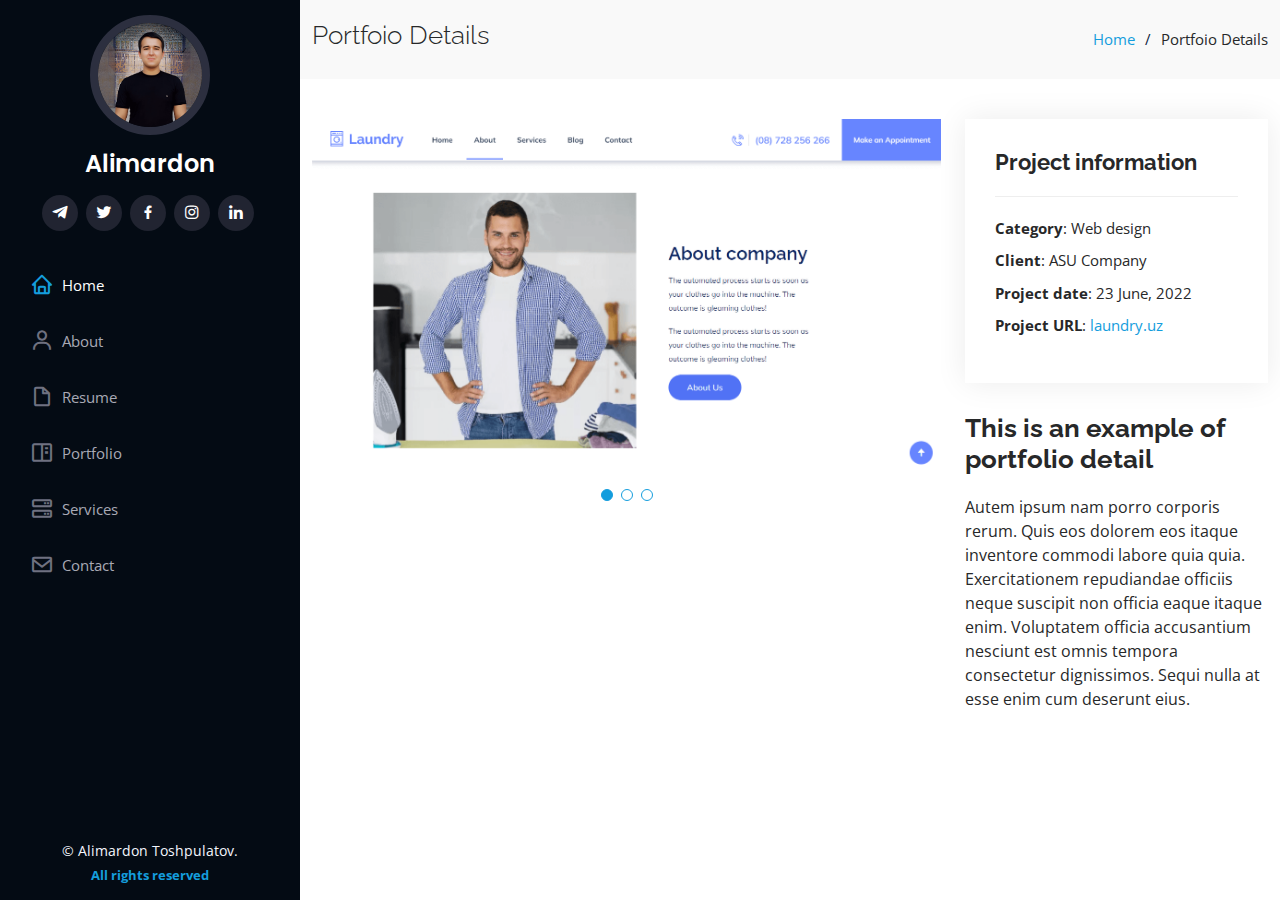
<file: portfolio-details-seven.html>
<!DOCTYPE html>
<html lang="en">
    <head>
        <meta charset="utf-8" />
        <meta content="width=device-width, initial-scale=1.0" name="viewport" />

        <title>Alimardon Toshpo'latov | Developer</title>
        <meta content="" name="description" />
        <meta content="" name="keywords" />

        <!-- Favicons -->
        <link href="assets/img/logo.png" rel="icon" />
        <link href="assets/img/apple-touch-icon.png" rel="apple-touch-icon" />

        <!-- Google Fonts -->
        <link
            href="https://fonts.googleapis.com/css?family=Open+Sans:300,300i,400,400i,600,600i,700,700i|Raleway:300,300i,400,400i,500,500i,600,600i,700,700i|Poppins:300,300i,400,400i,500,500i,600,600i,700,700i"
            rel="stylesheet"
        />

        <!-- Vendor CSS Files -->
        <link href="assets/vendor/aos/aos.css" rel="stylesheet" />
        <link
            href="assets/vendor/bootstrap/css/bootstrap.min.css"
            rel="stylesheet"
        />
        <link
            href="assets/vendor/bootstrap-icons/bootstrap-icons.css"
            rel="stylesheet"
        />
        <link
            href="assets/vendor/boxicons/css/boxicons.min.css"
            rel="stylesheet"
        />
        <link
            href="assets/vendor/glightbox/css/glightbox.min.css"
            rel="stylesheet"
        />
        <link
            href="assets/vendor/swiper/swiper-bundle.min.css"
            rel="stylesheet"
        />

        <!-- Template Main CSS File -->
        <link href="assets/css/style.css" rel="stylesheet" />
    </head>

    <body>
        <!-- ======= Mobile nav toggle button ======= -->
        <i class="bi bi-list mobile-nav-toggle d-xl-none"></i>

        <!-- ======= Header ======= -->
        <header id="header">
            <div class="d-flex flex-column">
                <div class="profile">
                    <img
                        src="assets/img/profile-img.png"
                        alt=""
                        class="img-fluid rounded-circle"
                    />
                    <h1 class="text-light">
                        <a href="index.html">Alimardon</a>
                    </h1>
                    <div class="social-links mt-3 text-center">
                        <a
                            href="https://t.me/AlimardonToshpulatov"
                            target="_blank"
                            class="google-plus"
                            ><i
                                class="bx bxl-telegram"
                                style="color: #ffffff"
                            ></i
                        ></a>
                        <a
                            href="https://twitter.com/ToshpoWeb?t=Db__DgedQRcs5_ITi_fDeQ&s=09"
                            target="_blank"
                            class="twitter"
                            ><i class="bx bxl-twitter"></i
                        ></a>
                        <a
                            href="https://www.facebook.com/profile.php?id=100088745395377&mibextid=ZbWKwL"
                            target="_blank"
                            class="facebook"
                            ><i class="bx bxl-facebook"></i
                        ></a>
                        <a
                            href="https://instagram.com/alimardon_toshpulatov?igshid=ZDdkNTZiNTM="
                            target="_blank"
                            class="instagram"
                            ><i class="bx bxl-instagram"></i
                        ></a>
                        <a
                            href="https://www.linkedin.com/in/alimardon-toshpo-latov-ab54b0260"
                            target="_blank"
                            class="linkedin"
                            ><i class="bx bxl-linkedin"></i
                        ></a>
                    </div>
                </div>

                <nav id="navbar" class="nav-menu navbar">
                    <ul>
                        <li>
                            <a href="./index.html" class="nav-link scrollto active"
                                ><i class="bx bx-home"></i> <span>Home</span></a
                            >
                        </li>
                        <li>
                            <a href="#about" class="nav-link scrollto"
                                ><i class="bx bx-user"></i>
                                <span>About</span></a
                            >
                        </li>
                        <li>
                            <a href="#resume" class="nav-link scrollto"
                                ><i class="bx bx-file-blank"></i>
                                <span>Resume</span></a
                            >
                        </li>
                        <li>
                            <a href="#portfolio" class="nav-link scrollto"
                                ><i class="bx bx-book-content"></i>
                                <span>Portfolio</span></a
                            >
                        </li>
                        <li>
                            <a href="#services" class="nav-link scrollto"
                                ><i class="bx bx-server"></i>
                                <span>Services</span></a
                            >
                        </li>
                        <li>
                            <a href="#contact" class="nav-link scrollto"
                                ><i class="bx bx-envelope"></i>
                                <span>Contact</span></a
                            >
                        </li>
                    </ul>
                </nav>
                <!-- .nav-menu -->
            </div>
        </header>
        <!-- End Header -->

        <main id="main">
            <!-- ======= Breadcrumbs ======= -->
            <section id="breadcrumbs" class="breadcrumbs">
                <div class="container">
                    <div
                        class="d-flex justify-content-between align-items-center"
                    >
                        <h2>Portfoio Details</h2>
                        <ol>
                            <li><a href="./index.html">Home</a></li>
                            <li>Portfoio Details</li>
                        </ol>
                    </div>
                </div>
            </section>
            <!-- End Breadcrumbs -->

            <!-- ======= Portfolio Details Section ======= -->
            <section id="portfolio-details" class="portfolio-details">
                <div class="container">
                    <div class="row gy-4">
                        <div class="col-lg-8">
                            <div class="portfolio-details-slider swiper">
                                <div class="swiper-wrapper align-items-center">
                                    <div class="swiper-slide">
                                        <img
                                            src="assets/img/portfolio/8/2.png"
                                            alt=""
                                        />
                                    </div>

                                    <div class="swiper-slide">
                                        <img
                                            src="assets/img/portfolio/8/3.png"
                                            alt=""
                                        />
                                    </div>

                                    <div class="swiper-slide">
                                        <img
                                            src="assets/img/portfolio/8/4.png"
                                            alt=""
                                        />
                                    </div>
                                </div>
                                <div class="swiper-pagination"></div>
                            </div>
                        </div>

                        <div class="col-lg-4">
                            <div class="portfolio-info">
                                <h3>Project information</h3>
                                <ul>
                                    <li>
                                        <strong>Category</strong>: Web design
                                    </li>
                                    <li>
                                        <strong>Client</strong>: ASU Company
                                    </li>
                                    <li>
                                        <strong>Project date</strong>: 23 June,
                                        2022
                                    </li>
                                    <li>
                                        <strong>Project URL</strong>:
                                        <a href="https://laundry-uzb.netlify.app/" target="_blank ">laundry.uz</a>
                                    </li>
                                </ul>
                            </div>
                            <div class="portfolio-description">
                                <h2>This is an example of portfolio detail</h2>
                                <p>
                                    Autem ipsum nam porro corporis rerum. Quis
                                    eos dolorem eos itaque inventore commodi
                                    labore quia quia. Exercitationem repudiandae
                                    officiis neque suscipit non officia eaque
                                    itaque enim. Voluptatem officia accusantium
                                    nesciunt est omnis tempora consectetur
                                    dignissimos. Sequi nulla at esse enim cum
                                    deserunt eius.
                                </p>
                            </div>
                        </div>
                    </div>
                </div>
            </section>
            <!-- End Portfolio Details Section -->
        </main>
        <!-- End #main -->

        <!-- ======= Footer ======= -->
        <footer id="footer">
            <div class="container">
                <div class="copyright">&copy; Alimardon Toshpulatov.</div>
                <div class="credits">
                    <a href="https://t.me/AlimardonToshpulatov" target="_blank"
                        ><strong><span>All rights reserved</span></strong></a
                    >
                </div>
            </div>
        </footer>
        <!-- End  Footer -->

        <a
            href="#"
            class="back-to-top d-flex align-items-center justify-content-center"
            ><i class="bi bi-arrow-up-short"></i
        ></a>

        <!-- Vendor JS Files -->
        <script src="assets/vendor/purecounter/purecounter_vanilla.js"></script>
        <script src="assets/vendor/aos/aos.js"></script>
        <script src="assets/vendor/bootstrap/js/bootstrap.bundle.min.js"></script>
        <script src="assets/vendor/glightbox/js/glightbox.min.js"></script>
        <script src="assets/vendor/isotope-layout/isotope.pkgd.min.js"></script>
        <script src="assets/vendor/swiper/swiper-bundle.min.js"></script>
        <script src="assets/vendor/typed.js/typed.min.js"></script>
        <script src="assets/vendor/waypoints/noframework.waypoints.js"></script>
        <script src="assets/vendor/php-email-form/validate.js"></script>

        <!-- Template Main JS File -->
        <script src="assets/js/main.js"></script>
    </body>
</html>
</file>
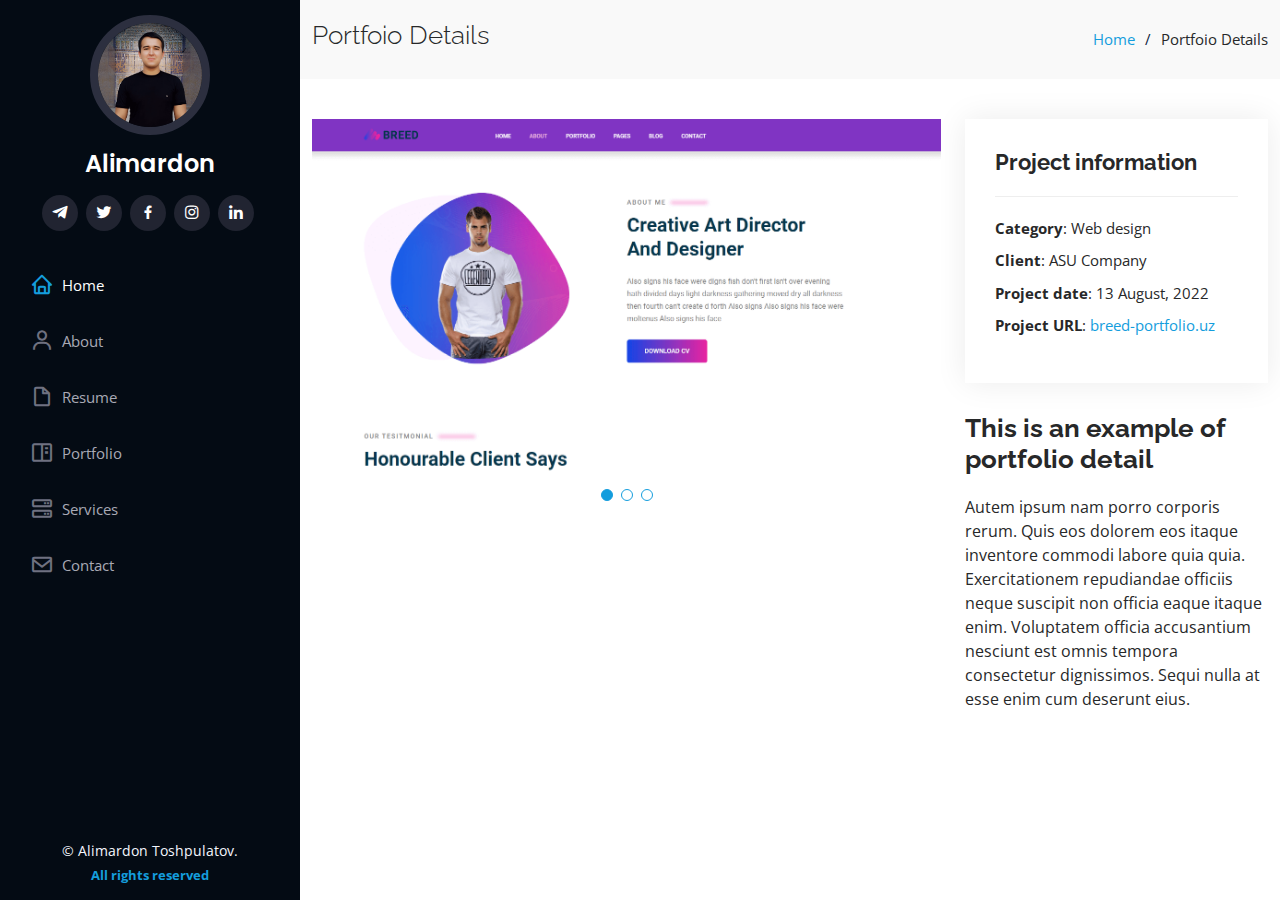
<file: portfolio-details-six.html>
<!DOCTYPE html>
<html lang="en">
    <head>
        <meta charset="utf-8" />
        <meta content="width=device-width, initial-scale=1.0" name="viewport" />

        <title>Alimardon Toshpo'latov | Developer</title>
        <meta content="" name="description" />
        <meta content="" name="keywords" />

        <!-- Favicons -->
        <link href="assets/img/logo.png" rel="icon" />
        <link href="assets/img/apple-touch-icon.png" rel="apple-touch-icon" />

        <!-- Google Fonts -->
        <link
            href="https://fonts.googleapis.com/css?family=Open+Sans:300,300i,400,400i,600,600i,700,700i|Raleway:300,300i,400,400i,500,500i,600,600i,700,700i|Poppins:300,300i,400,400i,500,500i,600,600i,700,700i"
            rel="stylesheet"
        />

        <!-- Vendor CSS Files -->
        <link href="assets/vendor/aos/aos.css" rel="stylesheet" />
        <link
            href="assets/vendor/bootstrap/css/bootstrap.min.css"
            rel="stylesheet"
        />
        <link
            href="assets/vendor/bootstrap-icons/bootstrap-icons.css"
            rel="stylesheet"
        />
        <link
            href="assets/vendor/boxicons/css/boxicons.min.css"
            rel="stylesheet"
        />
        <link
            href="assets/vendor/glightbox/css/glightbox.min.css"
            rel="stylesheet"
        />
        <link
            href="assets/vendor/swiper/swiper-bundle.min.css"
            rel="stylesheet"
        />

        <!-- Template Main CSS File -->
        <link href="assets/css/style.css" rel="stylesheet" />
    </head>

    <body>
        <!-- ======= Mobile nav toggle button ======= -->
        <i class="bi bi-list mobile-nav-toggle d-xl-none"></i>

        <!-- ======= Header ======= -->
        <header id="header">
            <div class="d-flex flex-column">
                <div class="profile">
                    <img
                        src="assets/img/profile-img.png"
                        alt=""
                        class="img-fluid rounded-circle"
                    />
                    <h1 class="text-light">
                        <a href="index.html">Alimardon</a>
                    </h1>
                    <div class="social-links mt-3 text-center">
                        <a
                            href="https://t.me/AlimardonToshpulatov"
                            target="_blank"
                            class="google-plus"
                            ><i
                                class="bx bxl-telegram"
                                style="color: #ffffff"
                            ></i
                        ></a>
                        <a
                            href="https://twitter.com/ToshpoWeb?t=Db__DgedQRcs5_ITi_fDeQ&s=09"
                            target="_blank"
                            class="twitter"
                            ><i class="bx bxl-twitter"></i
                        ></a>
                        <a
                            href="https://www.facebook.com/profile.php?id=100088745395377&mibextid=ZbWKwL"
                            target="_blank"
                            class="facebook"
                            ><i class="bx bxl-facebook"></i
                        ></a>
                        <a
                            href="https://instagram.com/alimardon_toshpulatov?igshid=ZDdkNTZiNTM="
                            target="_blank"
                            class="instagram"
                            ><i class="bx bxl-instagram"></i
                        ></a>
                        <a
                            href="https://www.linkedin.com/in/alimardon-toshpo-latov-ab54b0260"
                            target="_blank"
                            class="linkedin"
                            ><i class="bx bxl-linkedin"></i
                        ></a>
                    </div>
                </div>

                <nav id="navbar" class="nav-menu navbar">
                    <ul>
                        <li>
                            <a href="./index.html" class="nav-link scrollto active"
                                ><i class="bx bx-home"></i> <span>Home</span></a
                            >
                        </li>
                        <li>
                            <a href="#about" class="nav-link scrollto"
                                ><i class="bx bx-user"></i>
                                <span>About</span></a
                            >
                        </li>
                        <li>
                            <a href="#resume" class="nav-link scrollto"
                                ><i class="bx bx-file-blank"></i>
                                <span>Resume</span></a
                            >
                        </li>
                        <li>
                            <a href="#portfolio" class="nav-link scrollto"
                                ><i class="bx bx-book-content"></i>
                                <span>Portfolio</span></a
                            >
                        </li>
                        <li>
                            <a href="#services" class="nav-link scrollto"
                                ><i class="bx bx-server"></i>
                                <span>Services</span></a
                            >
                        </li>
                        <li>
                            <a href="#contact" class="nav-link scrollto"
                                ><i class="bx bx-envelope"></i>
                                <span>Contact</span></a
                            >
                        </li>
                    </ul>
                </nav>
                <!-- .nav-menu -->
            </div>
        </header>
        <!-- End Header -->

        <main id="main">
            <!-- ======= Breadcrumbs ======= -->
            <section id="breadcrumbs" class="breadcrumbs">
                <div class="container">
                    <div
                        class="d-flex justify-content-between align-items-center"
                    >
                        <h2>Portfoio Details</h2>
                        <ol>
                            <li><a href="./index.html">Home</a></li>
                            <li>Portfoio Details</li>
                        </ol>
                    </div>
                </div>
            </section>
            <!-- End Breadcrumbs -->

            <!-- ======= Portfolio Details Section ======= -->
            <section id="portfolio-details" class="portfolio-details">
                <div class="container">
                    <div class="row gy-4">
                        <div class="col-lg-8">
                            <div class="portfolio-details-slider swiper">
                                <div class="swiper-wrapper align-items-center">
                                    <div class="swiper-slide">
                                        <img
                                            src="assets/img/portfolio/7/2.png"
                                            alt=""
                                        />
                                    </div>

                                    <div class="swiper-slide">
                                        <img
                                            src="assets/img/portfolio/7/3.png"
                                            alt=""
                                        />
                                    </div>

                                    <div class="swiper-slide">
                                        <img
                                            src="assets/img/portfolio/7/4.png"
                                            alt=""
                                        />
                                    </div>
                                </div>
                                <div class="swiper-pagination"></div>
                            </div>
                        </div>

                        <div class="col-lg-4">
                            <div class="portfolio-info">
                                <h3>Project information</h3>
                                <ul>
                                    <li>
                                        <strong>Category</strong>: Web design
                                    </li>
                                    <li>
                                        <strong>Client</strong>: ASU Company
                                    </li>
                                    <li>
                                        <strong>Project date</strong>: 13 August,
                                        2022
                                    </li>
                                    <li>
                                        <strong>Project URL</strong>:
                                        <a href="https://breed-portfolio.netlify.app/" target="_blank ">breed-portfolio.uz</a>
                                    </li>
                                </ul>
                            </div>
                            <div class="portfolio-description">
                                <h2>This is an example of portfolio detail</h2>
                                <p>
                                    Autem ipsum nam porro corporis rerum. Quis
                                    eos dolorem eos itaque inventore commodi
                                    labore quia quia. Exercitationem repudiandae
                                    officiis neque suscipit non officia eaque
                                    itaque enim. Voluptatem officia accusantium
                                    nesciunt est omnis tempora consectetur
                                    dignissimos. Sequi nulla at esse enim cum
                                    deserunt eius.
                                </p>
                            </div>
                        </div>
                    </div>
                </div>
            </section>
            <!-- End Portfolio Details Section -->
        </main>
        <!-- End #main -->

        <!-- ======= Footer ======= -->
        <footer id="footer">
            <div class="container">
                <div class="copyright">&copy; Alimardon Toshpulatov.</div>
                <div class="credits">
                    <a href="https://t.me/AlimardonToshpulatov" target="_blank"
                        ><strong><span>All rights reserved</span></strong></a
                    >
                </div>
            </div>
        </footer>
        <!-- End  Footer -->

        <a
            href="#"
            class="back-to-top d-flex align-items-center justify-content-center"
            ><i class="bi bi-arrow-up-short"></i
        ></a>

        <!-- Vendor JS Files -->
        <script src="assets/vendor/purecounter/purecounter_vanilla.js"></script>
        <script src="assets/vendor/aos/aos.js"></script>
        <script src="assets/vendor/bootstrap/js/bootstrap.bundle.min.js"></script>
        <script src="assets/vendor/glightbox/js/glightbox.min.js"></script>
        <script src="assets/vendor/isotope-layout/isotope.pkgd.min.js"></script>
        <script src="assets/vendor/swiper/swiper-bundle.min.js"></script>
        <script src="assets/vendor/typed.js/typed.min.js"></script>
        <script src="assets/vendor/waypoints/noframework.waypoints.js"></script>
        <script src="assets/vendor/php-email-form/validate.js"></script>

        <!-- Template Main JS File -->
        <script src="assets/js/main.js"></script>
    </body>
</html>
</file>
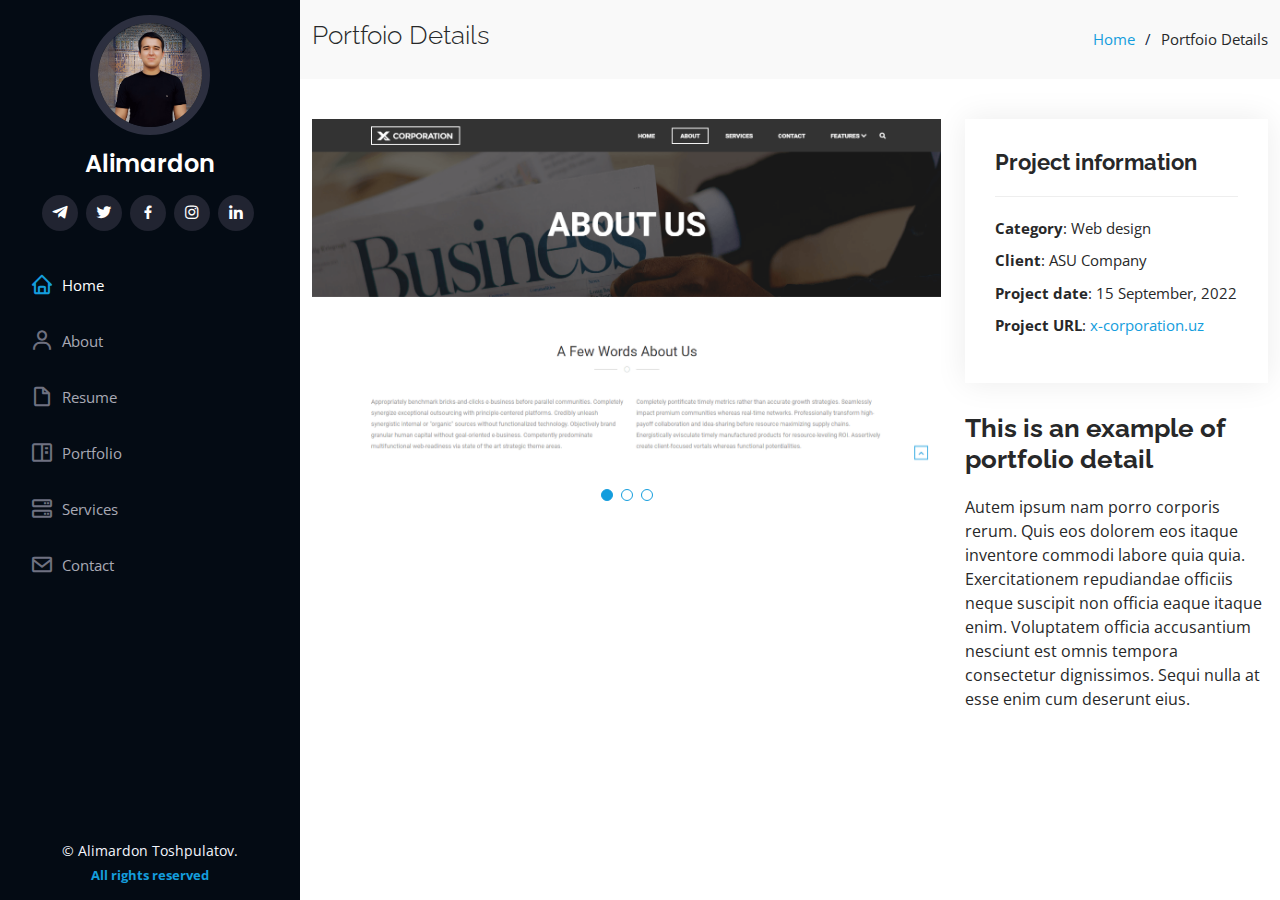
<file: portfolio-details-three.html>
<!DOCTYPE html>
<html lang="en">
    <head>
        <meta charset="utf-8" />
        <meta content="width=device-width, initial-scale=1.0" name="viewport" />

        <title>Alimardon Toshpo'latov | Developer</title>
        <meta content="" name="description" />
        <meta content="" name="keywords" />

        <!-- Favicons -->
        <link href="assets/img/logo.png" rel="icon" />
        <link href="assets/img/apple-touch-icon.png" rel="apple-touch-icon" />

        <!-- Google Fonts -->
        <link
            href="https://fonts.googleapis.com/css?family=Open+Sans:300,300i,400,400i,600,600i,700,700i|Raleway:300,300i,400,400i,500,500i,600,600i,700,700i|Poppins:300,300i,400,400i,500,500i,600,600i,700,700i"
            rel="stylesheet"
        />

        <!-- Vendor CSS Files -->
        <link href="assets/vendor/aos/aos.css" rel="stylesheet" />
        <link
            href="assets/vendor/bootstrap/css/bootstrap.min.css"
            rel="stylesheet"
        />
        <link
            href="assets/vendor/bootstrap-icons/bootstrap-icons.css"
            rel="stylesheet"
        />
        <link
            href="assets/vendor/boxicons/css/boxicons.min.css"
            rel="stylesheet"
        />
        <link
            href="assets/vendor/glightbox/css/glightbox.min.css"
            rel="stylesheet"
        />
        <link
            href="assets/vendor/swiper/swiper-bundle.min.css"
            rel="stylesheet"
        />

        <!-- Template Main CSS File -->
        <link href="assets/css/style.css" rel="stylesheet" />
    </head>

    <body>
        <!-- ======= Mobile nav toggle button ======= -->
        <i class="bi bi-list mobile-nav-toggle d-xl-none"></i>

        <!-- ======= Header ======= -->
        <header id="header">
            <div class="d-flex flex-column">
                <div class="profile">
                    <img
                        src="assets/img/profile-img.png"
                        alt=""
                        class="img-fluid rounded-circle"
                    />
                    <h1 class="text-light">
                        <a href="index.html">Alimardon</a>
                    </h1>
                    <div class="social-links mt-3 text-center">
                        <a
                            href="https://t.me/AlimardonToshpulatov"
                            target="_blank"
                            class="google-plus"
                            ><i
                                class="bx bxl-telegram"
                                style="color: #ffffff"
                            ></i
                        ></a>
                        <a
                            href="https://twitter.com/ToshpoWeb?t=Db__DgedQRcs5_ITi_fDeQ&s=09"
                            target="_blank"
                            class="twitter"
                            ><i class="bx bxl-twitter"></i
                        ></a>
                        <a
                            href="https://www.facebook.com/profile.php?id=100088745395377&mibextid=ZbWKwL"
                            target="_blank"
                            class="facebook"
                            ><i class="bx bxl-facebook"></i
                        ></a>
                        <a
                            href="https://instagram.com/alimardon_toshpulatov?igshid=ZDdkNTZiNTM="
                            target="_blank"
                            class="instagram"
                            ><i class="bx bxl-instagram"></i
                        ></a>
                        <a
                            href="https://www.linkedin.com/in/alimardon-toshpo-latov-ab54b0260"
                            target="_blank"
                            class="linkedin"
                            ><i class="bx bxl-linkedin"></i
                        ></a>
                    </div>
                </div>

                <nav id="navbar" class="nav-menu navbar">
                    <ul>
                        <li>
                            <a href="./index.html" class="nav-link scrollto active"
                                ><i class="bx bx-home"></i> <span>Home</span></a
                            >
                        </li>
                        <li>
                            <a href="#about" class="nav-link scrollto"
                                ><i class="bx bx-user"></i>
                                <span>About</span></a
                            >
                        </li>
                        <li>
                            <a href="#resume" class="nav-link scrollto"
                                ><i class="bx bx-file-blank"></i>
                                <span>Resume</span></a
                            >
                        </li>
                        <li>
                            <a href="#portfolio" class="nav-link scrollto"
                                ><i class="bx bx-book-content"></i>
                                <span>Portfolio</span></a
                            >
                        </li>
                        <li>
                            <a href="#services" class="nav-link scrollto"
                                ><i class="bx bx-server"></i>
                                <span>Services</span></a
                            >
                        </li>
                        <li>
                            <a href="#contact" class="nav-link scrollto"
                                ><i class="bx bx-envelope"></i>
                                <span>Contact</span></a
                            >
                        </li>
                    </ul>
                </nav>
                <!-- .nav-menu -->
            </div>
        </header>
        <!-- End Header -->

        <main id="main">
            <!-- ======= Breadcrumbs ======= -->
            <section id="breadcrumbs" class="breadcrumbs">
                <div class="container">
                    <div
                        class="d-flex justify-content-between align-items-center"
                    >
                        <h2>Portfoio Details</h2>
                        <ol>
                            <li><a href="./index.html">Home</a></li>
                            <li>Portfoio Details</li>
                        </ol>
                    </div>
                </div>
            </section>
            <!-- End Breadcrumbs -->

            <!-- ======= Portfolio Details Section ======= -->
            <section id="portfolio-details" class="portfolio-details">
                <div class="container">
                    <div class="row gy-4">
                        <div class="col-lg-8">
                            <div class="portfolio-details-slider swiper">
                                <div class="swiper-wrapper align-items-center">
                                    <div class="swiper-slide">
                                        <img
                                            src="assets/img/portfolio/4/2.png"
                                            alt=""
                                        />
                                    </div>

                                    <div class="swiper-slide">
                                        <img
                                            src="assets/img/portfolio/4/3.png"
                                            alt=""
                                        />
                                    </div>

                                    <div class="swiper-slide">
                                        <img
                                            src="assets/img/portfolio/4/4.png"
                                            alt=""
                                        />
                                    </div>
                                </div>
                                <div class="swiper-pagination"></div>
                            </div>
                        </div>

                        <div class="col-lg-4">
                            <div class="portfolio-info">
                                <h3>Project information</h3>
                                <ul>
                                    <li>
                                        <strong>Category</strong>: Web design
                                    </li>
                                    <li>
                                        <strong>Client</strong>: ASU Company
                                    </li>
                                    <li>
                                        <strong>Project date</strong>: 15 September,
                                        2022
                                    </li>
                                    <li>
                                        <strong>Project URL</strong>:
                                        <a href="https://x-corporation.netlify.app/" target="_blank ">x-corporation.uz</a>
                                    </li>
                                </ul>
                            </div>
                            <div class="portfolio-description">
                                <h2>This is an example of portfolio detail</h2>
                                <p>
                                    Autem ipsum nam porro corporis rerum. Quis
                                    eos dolorem eos itaque inventore commodi
                                    labore quia quia. Exercitationem repudiandae
                                    officiis neque suscipit non officia eaque
                                    itaque enim. Voluptatem officia accusantium
                                    nesciunt est omnis tempora consectetur
                                    dignissimos. Sequi nulla at esse enim cum
                                    deserunt eius.
                                </p>
                            </div>
                        </div>
                    </div>
                </div>
            </section>
            <!-- End Portfolio Details Section -->
        </main>
        <!-- End #main -->

        <!-- ======= Footer ======= -->
        <footer id="footer">
            <div class="container">
                <div class="copyright">&copy; Alimardon Toshpulatov.</div>
                <div class="credits">
                    <a href="https://t.me/AlimardonToshpulatov" target="_blank"
                        ><strong><span>All rights reserved</span></strong></a
                    >
                </div>
            </div>
        </footer>
        <!-- End  Footer -->

        <a
            href="#"
            class="back-to-top d-flex align-items-center justify-content-center"
            ><i class="bi bi-arrow-up-short"></i
        ></a>

        <!-- Vendor JS Files -->
        <script src="assets/vendor/purecounter/purecounter_vanilla.js"></script>
        <script src="assets/vendor/aos/aos.js"></script>
        <script src="assets/vendor/bootstrap/js/bootstrap.bundle.min.js"></script>
        <script src="assets/vendor/glightbox/js/glightbox.min.js"></script>
        <script src="assets/vendor/isotope-layout/isotope.pkgd.min.js"></script>
        <script src="assets/vendor/swiper/swiper-bundle.min.js"></script>
        <script src="assets/vendor/typed.js/typed.min.js"></script>
        <script src="assets/vendor/waypoints/noframework.waypoints.js"></script>
        <script src="assets/vendor/php-email-form/validate.js"></script>

        <!-- Template Main JS File -->
        <script src="assets/js/main.js"></script>
    </body>
</html>
</file>
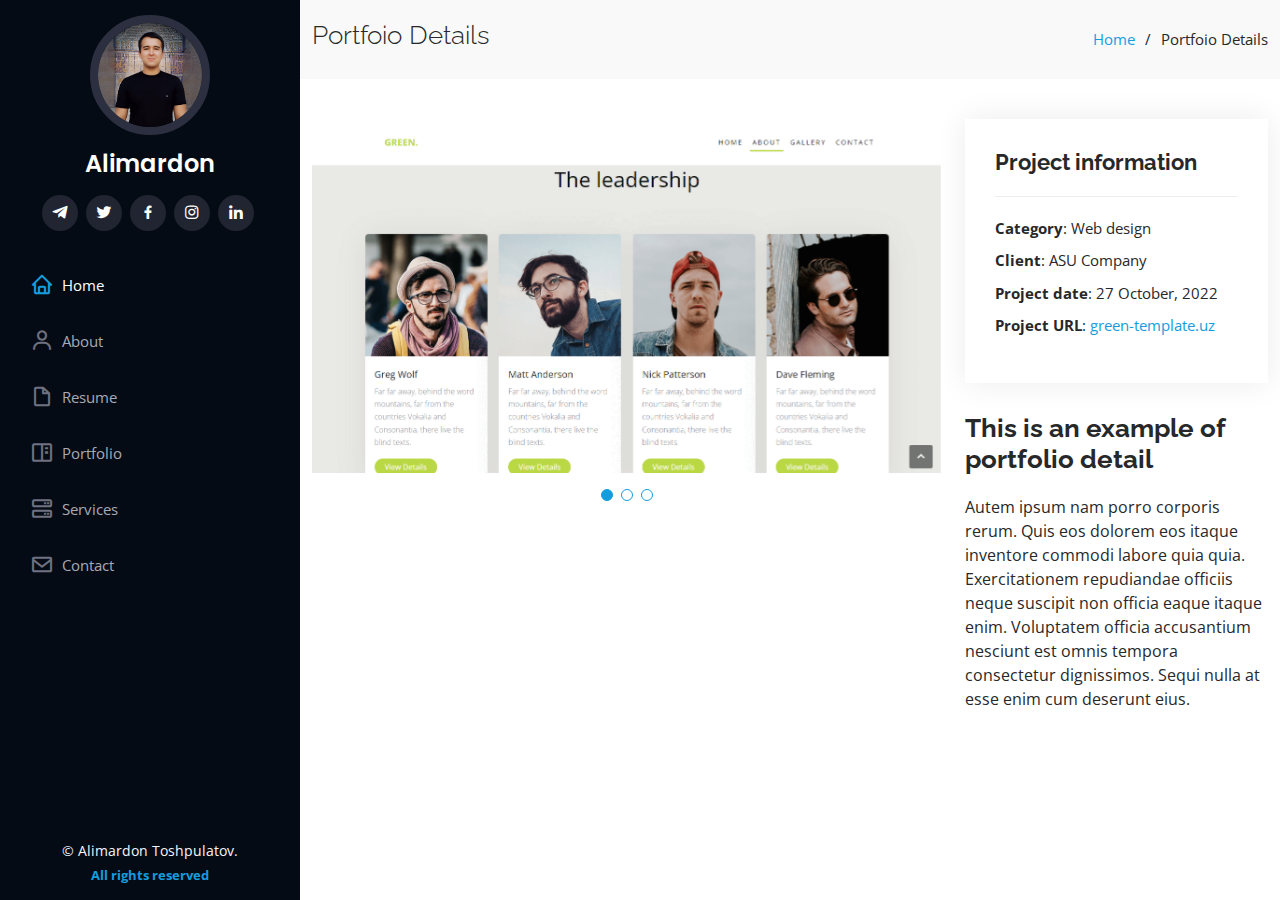
<file: portfolio-details-two.html>
<!DOCTYPE html>
<html lang="en">
    <head>
        <meta charset="utf-8" />
        <meta content="width=device-width, initial-scale=1.0" name="viewport" />

        <title>Alimardon Toshpo'latov | Developer</title>
        <meta content="" name="description" />
        <meta content="" name="keywords" />

        <!-- Favicons -->
        <link href="assets/img/logo.png" rel="icon" />
        <link href="assets/img/apple-touch-icon.png" rel="apple-touch-icon" />

        <!-- Google Fonts -->
        <link
            href="https://fonts.googleapis.com/css?family=Open+Sans:300,300i,400,400i,600,600i,700,700i|Raleway:300,300i,400,400i,500,500i,600,600i,700,700i|Poppins:300,300i,400,400i,500,500i,600,600i,700,700i"
            rel="stylesheet"
        />

        <!-- Vendor CSS Files -->
        <link href="assets/vendor/aos/aos.css" rel="stylesheet" />
        <link
            href="assets/vendor/bootstrap/css/bootstrap.min.css"
            rel="stylesheet"
        />
        <link
            href="assets/vendor/bootstrap-icons/bootstrap-icons.css"
            rel="stylesheet"
        />
        <link
            href="assets/vendor/boxicons/css/boxicons.min.css"
            rel="stylesheet"
        />
        <link
            href="assets/vendor/glightbox/css/glightbox.min.css"
            rel="stylesheet"
        />
        <link
            href="assets/vendor/swiper/swiper-bundle.min.css"
            rel="stylesheet"
        />

        <!-- Template Main CSS File -->
        <link href="assets/css/style.css" rel="stylesheet" />
    </head>

    <body>
        <!-- ======= Mobile nav toggle button ======= -->
        <i class="bi bi-list mobile-nav-toggle d-xl-none"></i>

        <!-- ======= Header ======= -->
        <header id="header">
            <div class="d-flex flex-column">
                <div class="profile">
                    <img
                        src="assets/img/profile-img.png"
                        alt=""
                        class="img-fluid rounded-circle"
                    />
                    <h1 class="text-light">
                        <a href="index.html">Alimardon</a>
                    </h1>
                    <div class="social-links mt-3 text-center">
                        <a
                            href="https://t.me/AlimardonToshpulatov"
                            target="_blank"
                            class="google-plus"
                            ><i
                                class="bx bxl-telegram"
                                style="color: #ffffff"
                            ></i
                        ></a>
                        <a
                            href="https://twitter.com/ToshpoWeb?t=Db__DgedQRcs5_ITi_fDeQ&s=09"
                            target="_blank"
                            class="twitter"
                            ><i class="bx bxl-twitter"></i
                        ></a>
                        <a
                            href="https://www.facebook.com/profile.php?id=100088745395377&mibextid=ZbWKwL"
                            target="_blank"
                            class="facebook"
                            ><i class="bx bxl-facebook"></i
                        ></a>
                        <a
                            href="https://instagram.com/alimardon_toshpulatov?igshid=ZDdkNTZiNTM="
                            target="_blank"
                            class="instagram"
                            ><i class="bx bxl-instagram"></i
                        ></a>
                        <a
                            href="https://www.linkedin.com/in/alimardon-toshpo-latov-ab54b0260"
                            target="_blank"
                            class="linkedin"
                            ><i class="bx bxl-linkedin"></i
                        ></a>
                    </div>
                </div>

                <nav id="navbar" class="nav-menu navbar">
                    <ul>
                        <li>
                            <a href="./index.html" class="nav-link scrollto active"
                                ><i class="bx bx-home"></i> <span>Home</span></a
                            >
                        </li>
                        <li>
                            <a href="#about" class="nav-link scrollto"
                                ><i class="bx bx-user"></i>
                                <span>About</span></a
                            >
                        </li>
                        <li>
                            <a href="#resume" class="nav-link scrollto"
                                ><i class="bx bx-file-blank"></i>
                                <span>Resume</span></a
                            >
                        </li>
                        <li>
                            <a href="#portfolio" class="nav-link scrollto"
                                ><i class="bx bx-book-content"></i>
                                <span>Portfolio</span></a
                            >
                        </li>
                        <li>
                            <a href="#services" class="nav-link scrollto"
                                ><i class="bx bx-server"></i>
                                <span>Services</span></a
                            >
                        </li>
                        <li>
                            <a href="#contact" class="nav-link scrollto"
                                ><i class="bx bx-envelope"></i>
                                <span>Contact</span></a
                            >
                        </li>
                    </ul>
                </nav>
                <!-- .nav-menu -->
            </div>
        </header>
        <!-- End Header -->

        <main id="main">
            <!-- ======= Breadcrumbs ======= -->
            <section id="breadcrumbs" class="breadcrumbs">
                <div class="container">
                    <div
                        class="d-flex justify-content-between align-items-center"
                    >
                        <h2>Portfoio Details</h2>
                        <ol>
                            <li><a href="./index.html">Home</a></li>
                            <li>Portfoio Details</li>
                        </ol>
                    </div>
                </div>
            </section>
            <!-- End Breadcrumbs -->

            <!-- ======= Portfolio Details Section ======= -->
            <section id="portfolio-details" class="portfolio-details">
                <div class="container">
                    <div class="row gy-4">
                        <div class="col-lg-8">
                            <div class="portfolio-details-slider swiper">
                                <div class="swiper-wrapper align-items-center">
                                    <div class="swiper-slide">
                                        <img
                                            src="assets/img/portfolio/3/2.png"
                                            alt=""
                                        />
                                    </div>

                                    <div class="swiper-slide">
                                        <img
                                            src="assets/img/portfolio/3/3.png"
                                            alt=""
                                        />
                                    </div>

                                    <div class="swiper-slide">
                                        <img
                                            src="assets/img/portfolio/3/4.png"
                                            alt=""
                                        />
                                    </div>
                                </div>
                                <div class="swiper-pagination"></div>
                            </div>
                        </div>

                        <div class="col-lg-4">
                            <div class="portfolio-info">
                                <h3>Project information</h3>
                                <ul>
                                    <li>
                                        <strong>Category</strong>: Web design
                                    </li>
                                    <li>
                                        <strong>Client</strong>: ASU Company
                                    </li>
                                    <li>
                                        <strong>Project date</strong>: 27 October,
                                        2022
                                    </li>
                                    <li>
                                        <strong>Project URL</strong>:
                                        <a href="https://green-template.netlify.app/" target="_blank ">green-template.uz</a>
                                    </li>
                                </ul>
                            </div>
                            <div class="portfolio-description">
                                <h2>This is an example of portfolio detail</h2>
                                <p>
                                    Autem ipsum nam porro corporis rerum. Quis
                                    eos dolorem eos itaque inventore commodi
                                    labore quia quia. Exercitationem repudiandae
                                    officiis neque suscipit non officia eaque
                                    itaque enim. Voluptatem officia accusantium
                                    nesciunt est omnis tempora consectetur
                                    dignissimos. Sequi nulla at esse enim cum
                                    deserunt eius.
                                </p>
                            </div>
                        </div>
                    </div>
                </div>
            </section>
            <!-- End Portfolio Details Section -->
        </main>
        <!-- End #main -->

        <!-- ======= Footer ======= -->
        <footer id="footer">
            <div class="container">
                <div class="copyright">&copy; Alimardon Toshpulatov.</div>
                <div class="credits">
                    <a href="https://t.me/AlimardonToshpulatov" target="_blank"
                        ><strong><span>All rights reserved</span></strong></a
                    >
                </div>
            </div>
        </footer>
        <!-- End  Footer -->

        <a
            href="#"
            class="back-to-top d-flex align-items-center justify-content-center"
            ><i class="bi bi-arrow-up-short"></i
        ></a>

        <!-- Vendor JS Files -->
        <script src="assets/vendor/purecounter/purecounter_vanilla.js"></script>
        <script src="assets/vendor/aos/aos.js"></script>
        <script src="assets/vendor/bootstrap/js/bootstrap.bundle.min.js"></script>
        <script src="assets/vendor/glightbox/js/glightbox.min.js"></script>
        <script src="assets/vendor/isotope-layout/isotope.pkgd.min.js"></script>
        <script src="assets/vendor/swiper/swiper-bundle.min.js"></script>
        <script src="assets/vendor/typed.js/typed.min.js"></script>
        <script src="assets/vendor/waypoints/noframework.waypoints.js"></script>
        <script src="assets/vendor/php-email-form/validate.js"></script>

        <!-- Template Main JS File -->
        <script src="assets/js/main.js"></script>
    </body>
</html>
</file>
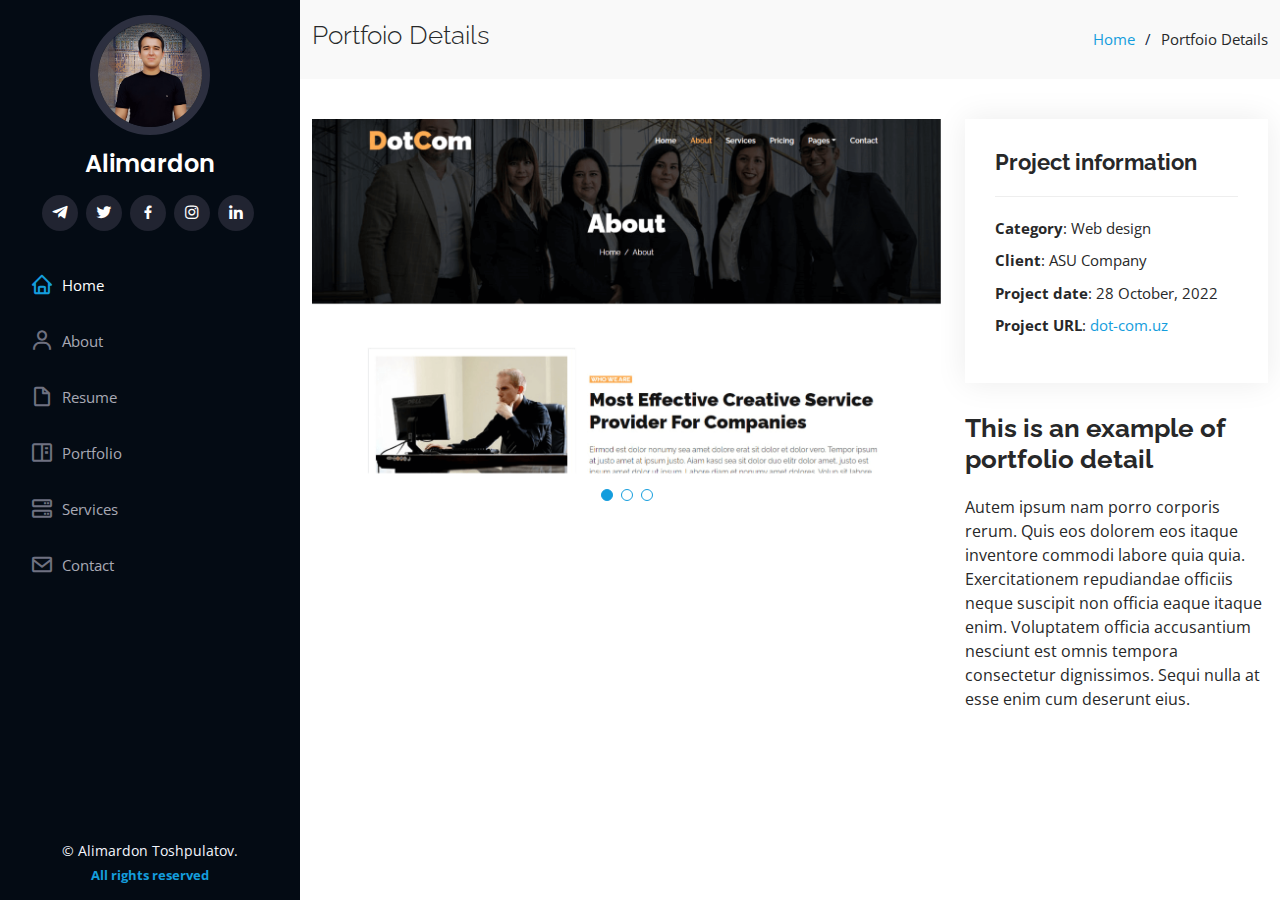
<file: portfolio-details.html>
<!DOCTYPE html>
<html lang="en">
    <head>
        <meta charset="utf-8" />
        <meta content="width=device-width, initial-scale=1.0" name="viewport" />

        <title>Alimardon Toshpo'latov | Developer</title>
        <meta content="" name="description" />
        <meta content="" name="keywords" />

        <!-- Favicons -->
        <link href="assets/img/logo.png" rel="icon" />
        <link href="assets/img/apple-touch-icon.png" rel="apple-touch-icon" />

        <!-- Google Fonts -->
        <link
            href="https://fonts.googleapis.com/css?family=Open+Sans:300,300i,400,400i,600,600i,700,700i|Raleway:300,300i,400,400i,500,500i,600,600i,700,700i|Poppins:300,300i,400,400i,500,500i,600,600i,700,700i"
            rel="stylesheet"
        />

        <!-- Vendor CSS Files -->
        <link href="assets/vendor/aos/aos.css" rel="stylesheet" />
        <link
            href="assets/vendor/bootstrap/css/bootstrap.min.css"
            rel="stylesheet"
        />
        <link
            href="assets/vendor/bootstrap-icons/bootstrap-icons.css"
            rel="stylesheet"
        />
        <link
            href="assets/vendor/boxicons/css/boxicons.min.css"
            rel="stylesheet"
        />
        <link
            href="assets/vendor/glightbox/css/glightbox.min.css"
            rel="stylesheet"
        />
        <link
            href="assets/vendor/swiper/swiper-bundle.min.css"
            rel="stylesheet"
        />

        <!-- Template Main CSS File -->
        <link href="assets/css/style.css" rel="stylesheet" />
    </head>

    <body>
        <!-- ======= Mobile nav toggle button ======= -->
        <i class="bi bi-list mobile-nav-toggle d-xl-none"></i>

        <!-- ======= Header ======= -->
        <header id="header">
            <div class="d-flex flex-column">
                <div class="profile">
                    <img
                        src="assets/img/profile-img.png"
                        alt=""
                        class="img-fluid rounded-circle"
                    />
                    <h1 class="text-light">
                        <a href="index.html">Alimardon</a>
                    </h1>
                    <div class="social-links mt-3 text-center">
                        <a
                            href="https://t.me/AlimardonToshpulatov"
                            target="_blank"
                            class="google-plus"
                            ><i
                                class="bx bxl-telegram"
                                style="color: #ffffff"
                            ></i
                        ></a>
                        <a
                            href="https://twitter.com/ToshpoWeb?t=Db__DgedQRcs5_ITi_fDeQ&s=09"
                            target="_blank"
                            class="twitter"
                            ><i class="bx bxl-twitter"></i
                        ></a>
                        <a
                            href="https://www.facebook.com/profile.php?id=100088745395377&mibextid=ZbWKwL"
                            target="_blank"
                            class="facebook"
                            ><i class="bx bxl-facebook"></i
                        ></a>
                        <a
                            href="https://instagram.com/alimardon_toshpulatov?igshid=ZDdkNTZiNTM="
                            target="_blank"
                            class="instagram"
                            ><i class="bx bxl-instagram"></i
                        ></a>
                        <a
                            href="https://www.linkedin.com/in/alimardon-toshpo-latov-ab54b0260"
                            target="_blank"
                            class="linkedin"
                            ><i class="bx bxl-linkedin"></i
                        ></a>
                    </div>
                </div>

                <nav id="navbar" class="nav-menu navbar">
                    <ul>
                        <li>
                            <a href="./index.html" class="nav-link scrollto active"
                                ><i class="bx bx-home"></i> <span>Home</span></a
                            >
                        </li>
                        <li>
                            <a href="#about" class="nav-link scrollto"
                                ><i class="bx bx-user"></i>
                                <span>About</span></a
                            >
                        </li>
                        <li>
                            <a href="#resume" class="nav-link scrollto"
                                ><i class="bx bx-file-blank"></i>
                                <span>Resume</span></a
                            >
                        </li>
                        <li>
                            <a href="#portfolio" class="nav-link scrollto"
                                ><i class="bx bx-book-content"></i>
                                <span>Portfolio</span></a
                            >
                        </li>
                        <li>
                            <a href="#services" class="nav-link scrollto"
                                ><i class="bx bx-server"></i>
                                <span>Services</span></a
                            >
                        </li>
                        <li>
                            <a href="#contact" class="nav-link scrollto"
                                ><i class="bx bx-envelope"></i>
                                <span>Contact</span></a
                            >
                        </li>
                    </ul>
                </nav>
                <!-- .nav-menu -->
            </div>
        </header>
        <!-- End Header -->

        <main id="main">
            <!-- ======= Breadcrumbs ======= -->
            <section id="breadcrumbs" class="breadcrumbs">
                <div class="container">
                    <div
                        class="d-flex justify-content-between align-items-center"
                    >
                        <h2>Portfoio Details</h2>
                        <ol>
                            <li><a href="./index.html">Home</a></li>
                            <li>Portfoio Details</li>
                        </ol>
                    </div>
                </div>
            </section>
            <!-- End Breadcrumbs -->

            <!-- ======= Portfolio Details Section ======= -->
            <section id="portfolio-details" class="portfolio-details">
                <div class="container">
                    <div class="row gy-4">
                        <div class="col-lg-8">
                            <div class="portfolio-details-slider swiper">
                                <div class="swiper-wrapper align-items-center">
                                    <div class="swiper-slide">
                                        <img
                                            src="assets/img/portfolio/1/2.png"
                                            alt=""
                                        />
                                    </div>

                                    <div class="swiper-slide">
                                        <img
                                            src="assets/img/portfolio/1/3.png"
                                            alt=""
                                        />
                                    </div>

                                    <div class="swiper-slide">
                                        <img
                                            src="assets/img/portfolio/1/4.png"
                                            alt=""
                                        />
                                    </div>
                                </div>
                                <div class="swiper-pagination"></div>
                            </div>
                        </div>

                        <div class="col-lg-4">
                            <div class="portfolio-info">
                                <h3>Project information</h3>
                                <ul>
                                    <li>
                                        <strong>Category</strong>: Web design
                                    </li>
                                    <li>
                                        <strong>Client</strong>: ASU Company
                                    </li>
                                    <li>
                                        <strong>Project date</strong>: 28 October,
                                        2022
                                    </li>
                                    <li>
                                        <strong>Project URL</strong>:
                                        <a href="https://dot-com.netlify.app/" target="_blank ">dot-com.uz</a>
                                    </li>
                                </ul>
                            </div>
                            <div class="portfolio-description">
                                <h2>This is an example of portfolio detail</h2>
                                <p>
                                    Autem ipsum nam porro corporis rerum. Quis
                                    eos dolorem eos itaque inventore commodi
                                    labore quia quia. Exercitationem repudiandae
                                    officiis neque suscipit non officia eaque
                                    itaque enim. Voluptatem officia accusantium
                                    nesciunt est omnis tempora consectetur
                                    dignissimos. Sequi nulla at esse enim cum
                                    deserunt eius.
                                </p>
                            </div>
                        </div>
                    </div>
                </div>
            </section>
            <!-- End Portfolio Details Section -->
        </main>
        <!-- End #main -->

        <!-- ======= Footer ======= -->
        <footer id="footer">
            <div class="container">
                <div class="copyright">&copy; Alimardon Toshpulatov.</div>
                <div class="credits">
                    <a href="https://t.me/AlimardonToshpulatov" target="_blank"
                        ><strong><span>All rights reserved</span></strong></a
                    >
                </div>
            </div>
        </footer>
        <!-- End  Footer -->

        <a
            href="#"
            class="back-to-top d-flex align-items-center justify-content-center"
            ><i class="bi bi-arrow-up-short"></i
        ></a>

        <!-- Vendor JS Files -->
        <script src="assets/vendor/purecounter/purecounter_vanilla.js"></script>
        <script src="assets/vendor/aos/aos.js"></script>
        <script src="assets/vendor/bootstrap/js/bootstrap.bundle.min.js"></script>
        <script src="assets/vendor/glightbox/js/glightbox.min.js"></script>
        <script src="assets/vendor/isotope-layout/isotope.pkgd.min.js"></script>
        <script src="assets/vendor/swiper/swiper-bundle.min.js"></script>
        <script src="assets/vendor/typed.js/typed.min.js"></script>
        <script src="assets/vendor/waypoints/noframework.waypoints.js"></script>
        <script src="assets/vendor/php-email-form/validate.js"></script>

        <!-- Template Main JS File -->
        <script src="assets/js/main.js"></script>
    </body>
</html>
</file>
<file: assets/css/style.css>
/*--------------------------------------------------------------
# General
--------------------------------------------------------------*/
body {
  font-family: "Open Sans", sans-serif;
  color: #272829;
}

/* Root */
:root {
  --heading-color: #040b14; /* #173b6c */
}

a {
  color: #149ddd;
  text-decoration: none;
}

a:hover {
  color: #37b3ed;
  text-decoration: none;
}

h1,
h2,
h3,
h4,
h5,
h6 {
  font-family: "Raleway", sans-serif;
}

/*--------------------------------------------------------------
# Back to top button
--------------------------------------------------------------*/
.back-to-top {
  position: fixed;
  visibility: hidden;
  opacity: 0;
  right: 15px;
  bottom: 15px;
  z-index: 996;
  background: #149ddd;
  width: 40px;
  height: 40px;
  border-radius: 50px;
  transition: all 0.4s;
}

.back-to-top i {
  font-size: 28px;
  color: #fff;
  line-height: 0;
}

.back-to-top:hover {
  background: #2eafec;
  color: #fff;
}

.back-to-top.active {
  visibility: visible;
  opacity: 1;
}

/*--------------------------------------------------------------
# Header
--------------------------------------------------------------*/
#header {
  position: fixed;
  top: 0;
  left: 0;
  bottom: 0;
  width: 300px;
  transition: all ease-in-out 0.5s;
  z-index: 9997;
  transition: all 0.5s;
  padding: 0 15px;
  background: #040b14;
  overflow-y: auto;
}

#header .profile img {
  margin: 15px auto;
  display: block;
  width: 120px;
  border: 8px solid #2c2f3f;
}

#header .profile h1 {
  font-size: 24px;
  margin: 0;
  padding: 0;
  font-weight: 600;
  -moz-text-align-last: center;
  text-align-last: center;
  font-family: "Poppins", sans-serif;
}

#header .profile h1 a,
#header .profile h1 a:hover {
  color: #fff;
  text-decoration: none;
}

#header .profile .social-links a {
  font-size: 18px;
  display: inline-block;
  background: #212431;
  color: #fff;
  line-height: 1;
  padding: 8px 0;
  margin-right: 4px;
  border-radius: 50%;
  text-align: center;
  width: 36px;
  height: 36px;
  transition: 0.3s;
}

#header .profile .social-links a:hover {
  background: #149ddd;
  color: #fff;
  text-decoration: none;
}

#main {
  margin-left: 300px;
}

@media (max-width: 1199px) {
  #header {
    left: -300px;
  }

  #main {
    margin-left: 0;
  }
}

/*--------------------------------------------------------------
# Navigation Menu
--------------------------------------------------------------*/
/* Desktop Navigation */
.nav-menu {
  padding: 30px 0 0 0;
}

.nav-menu * {
  margin: 0;
  padding: 0;
  list-style: none;
}

.nav-menu>ul>li {
  position: relative;
  white-space: nowrap;
}

.nav-menu a,
.nav-menu a:focus {
  display: flex;
  align-items: center;
  color: #a8a9b4;
  padding: 12px 15px;
  margin-bottom: 8px;
  transition: 0.3s;
  font-size: 15px;
}

.nav-menu a i,
.nav-menu a:focus i {
  font-size: 24px;
  padding-right: 8px;
  color: #6f7180;
}

.nav-menu a:hover,
.nav-menu .active,
.nav-menu .active:focus,
.nav-menu li:hover>a {
  text-decoration: none;
  color: #fff;
}

.nav-menu a:hover i,
.nav-menu .active i,
.nav-menu .active:focus i,
.nav-menu li:hover>a i {
  color: #149ddd;
}

/* Mobile Navigation */
.mobile-nav-toggle {
  position: fixed;
  right: 15px;
  top: 15px;
  z-index: 9998;
  border: 0;
  font-size: 24px;
  transition: all 0.4s;
  outline: none !important;
  background-color: #149ddd;
  color: #fff;
  width: 40px;
  height: 40px;
  display: inline-flex;
  align-items: center;
  justify-content: center;
  line-height: 0;
  border-radius: 50px;
  cursor: pointer;
}

.mobile-nav-active {
  overflow: hidden;
}

.mobile-nav-active #header {
  left: 0;
}

/*--------------------------------------------------------------
# Hero Section
--------------------------------------------------------------*/
#hero {
  width: 100%;
  height: 100vh;
  background: url("../img/hero-bg.jpg") top center;
  background-size: cover;
}

#hero:before {
  content: "";
  background: rgba(5, 13, 24, 0.3);
  position: absolute;
  bottom: 0;
  top: 0;
  left: 0;
  right: 0;
  z-index: 1;
}

#hero .hero-container {
  position: relative;
  z-index: 2;
  min-width: 300px;
}

#hero h1 {
  margin: 0 0 10px 0;
  font-size: 64px;
  font-weight: 700;
  line-height: 56px;
  color: #fff;
}

#hero p {
  color: #fff;
  margin-bottom: 50px;
  font-size: 26px;
  font-family: "Poppins", sans-serif;
}

#hero p span {
  color: #fff;
  padding-bottom: 4px;
  letter-spacing: 1px;
  border-bottom: 3px solid #149ddd;
}

@media (min-width: 1024px) {
  #hero {
    background-attachment: fixed;
  }
}

@media (max-width: 768px) {
  #hero h1 {
    font-size: 28px;
    line-height: 36px;
  }

  #hero h2 {
    font-size: 18px;
    line-height: 24px;
    margin-bottom: 30px;
  }
}

/*--------------------------------------------------------------
# Sections General
--------------------------------------------------------------*/
section {
  padding: 60px 0;
  overflow: hidden;
}

.section-bg {
  background: #f5f8fd;
}

.section-title {
  padding-bottom: 30px;
}

.section-title h2 {
  font-size: 32px;
  font-weight: bold;
  margin-bottom: 20px;
  padding-bottom: 15px;
  position: relative;
  color: var(--heading-color);
}

.section-title h2::after {
  content: "";
  position: absolute;
  display: block;
  width: 50px;
  height: 3px;
  background: #149ddd;
  bottom: 0;
  left: 0;
}

.section-title p {
  margin-bottom: 0;
}

/*--------------------------------------------------------------
# About
--------------------------------------------------------------*/
.about .content h3 {
  font-weight: 700;
  font-size: 26px;
  color: var(--heading-color);
}

.about .content ul {
  list-style: none;
  padding: 0;
}

.about .content ul li {
  margin-bottom: 20px;
  display: flex;
  align-items: center;
}

.about .content ul strong {
  margin-right: 10px;
}

.about .content ul i {
  font-size: 16px;
  margin-right: 5px;
  color: #149ddd;
  line-height: 0;
}

.about .content p:last-child {
  margin-bottom: 0;
}

/*--------------------------------------------------------------
# Facts
--------------------------------------------------------------*/
.facts {
  padding-bottom: 30px;
}

.facts .count-box {
  padding: 30px;
  width: 100%;
}

.facts .count-box i {
  display: block;
  font-size: 44px;
  color: #149ddd;
  float: left;
  line-height: 0;
}

.facts .count-box span {
  font-size: 48px;
  line-height: 40px;
  display: block;
  font-weight: 700;
  color: #050d18;
  margin-left: 60px;
}

.facts .count-box p {
  padding: 15px 0 0 0;
  margin: 0 0 0 60px;
  font-family: "Raleway", sans-serif;
  font-size: 14px;
  color: #122f57;
}

.facts .count-box a {
  font-weight: 600;
  display: block;
  margin-top: 20px;
  color: #122f57;
  font-size: 15px;
  font-family: "Poppins", sans-serif;
  transition: ease-in-out 0.3s;
}

.facts .count-box a:hover {
  color: #1f5297;
}

/*--------------------------------------------------------------
# Akills
--------------------------------------------------------------*/
.skills .progress {
  height: 60px;
  display: block;
  background: none;
  border-radius: 0;
}

.skills .progress .skill {
  padding: 0;
  margin: 0 0 6px 0;
  text-transform: uppercase;
  display: block;
  font-weight: 600;
  font-family: "Poppins", sans-serif;
  color: #050d18;
}

.skills .progress .skill .val {
  float: right;
  font-style: normal;
}

.skills .progress-bar-wrap {
  background: #dce8f8;
  height: 10px;
}

.skills .progress-bar {
  width: 1px;
  height: 10px;
  transition: 0.9s;
  background-color: #149ddd;
}

/*--------------------------------------------------------------
# Resume
--------------------------------------------------------------*/
.resume .resume-title {
  font-size: 26px;
  font-weight: 700;
  margin-top: 20px;
  margin-bottom: 20px;
  color: #050d18;
}

.resume .resume-item {
  padding: 0 0 20px 20px;
  margin-top: -2px;
  border-left: 2px solid #1f5297;
  position: relative;
}

.resume .resume-item h4 {
  line-height: 18px;
  font-size: 18px;
  font-weight: 600;
  text-transform: uppercase;
  font-family: "Poppins", sans-serif;
  color: #050d18;
  margin-bottom: 10px;
}

.resume .resume-item h5 {
  font-size: 16px;
  background: #e4edf9;
  padding: 5px 15px;
  display: inline-block;
  font-weight: 600;
  margin-bottom: 10px;
}

.resume .resume-item ul {
  padding-left: 20px;
}

.resume .resume-item ul li {
  padding-bottom: 10px;
}

.resume .resume-item:last-child {
  padding-bottom: 0;
}

.resume .resume-item::before {
  content: "";
  position: absolute;
  width: 16px;
  height: 16px;
  border-radius: 50px;
  left: -9px;
  top: 0;
  background: #fff;
  border: 2px solid #1f5297;
}

/*--------------------------------------------------------------
# Portfolio
--------------------------------------------------------------*/
.portfolio .portfolio-item {
  margin-bottom: 30px;
}

.portfolio #portfolio-flters {
  padding: 0;
  margin: 0 auto 35px auto;
  list-style: none;
  text-align: center;
  background: #fff;
  border-radius: 50px;
  padding: 2px 15px;
}

.portfolio #portfolio-flters li {
  cursor: pointer;
  display: inline-block;
  padding: 10px 15px 8px 15px;
  font-size: 14px;
  font-weight: 600;
  line-height: 1;
  text-transform: uppercase;
  color: #272829;
  margin-bottom: 5px;
  transition: all 0.3s ease-in-out;
}

.portfolio #portfolio-flters li:hover,
.portfolio #portfolio-flters li.filter-active {
  color: #149ddd;
}

.portfolio #portfolio-flters li:last-child {
  margin-right: 0;
}

.portfolio .portfolio-wrap {
  transition: 0.3s;
  position: relative;
  overflow: hidden;
  z-index: 1;
}

.portfolio .portfolio-wrap::before {
  content: "";
  background: rgba(255, 255, 255, 0.5);
  position: absolute;
  left: 0;
  right: 0;
  top: 0;
  bottom: 0;
  transition: all ease-in-out 0.3s;
  z-index: 2;
  opacity: 0;
}

.portfolio .portfolio-wrap .portfolio-links {
  opacity: 1;
  left: 0;
  right: 0;
  bottom: -60px;
  z-index: 3;
  position: absolute;
  transition: all ease-in-out 0.3s;
  display: flex;
  justify-content: center;
}

.portfolio .portfolio-wrap .portfolio-links a {
  color: #fff;
  font-size: 28px;
  text-align: center;
  background: rgba(20, 157, 221, 0.75);
  transition: 0.3s;
  width: 50%;
}

.portfolio .portfolio-wrap .portfolio-links a:hover {
  background: rgba(20, 157, 221, 0.95);
}

.portfolio .portfolio-wrap .portfolio-links a+a {
  border-left: 1px solid #37b3ed;
}

.portfolio .portfolio-wrap:hover::before {
  top: 0;
  left: 0;
  right: 0;
  bottom: 0;
  opacity: 1;
}

.portfolio .portfolio-wrap:hover .portfolio-links {
  opacity: 1;
  bottom: 0;
}

/*--------------------------------------------------------------
# Portfolio Details
--------------------------------------------------------------*/
.portfolio-details {
  padding-top: 40px;
}

.portfolio-details .portfolio-details-slider img {
  width: 100%;
}

.portfolio-details .portfolio-details-slider .swiper-pagination {
  margin-top: 20px;
  position: relative;
}

.portfolio-details .portfolio-details-slider .swiper-pagination .swiper-pagination-bullet {
  width: 12px;
  height: 12px;
  background-color: #fff;
  opacity: 1;
  border: 1px solid #149ddd;
}

.portfolio-details .portfolio-details-slider .swiper-pagination .swiper-pagination-bullet-active {
  background-color: #149ddd;
}

.portfolio-details .portfolio-info {
  padding: 30px;
  box-shadow: 0px 0 30px rgba(5, 13, 24, 0.08);
}

.portfolio-details .portfolio-info h3 {
  font-size: 22px;
  font-weight: 700;
  margin-bottom: 20px;
  padding-bottom: 20px;
  border-bottom: 1px solid #eee;
}

.portfolio-details .portfolio-info ul {
  list-style: none;
  padding: 0;
  font-size: 15px;
}

.portfolio-details .portfolio-info ul li+li {
  margin-top: 10px;
}

.portfolio-details .portfolio-description {
  padding-top: 30px;
}

.portfolio-details .portfolio-description h2 {
  font-size: 26px;
  font-weight: 700;
  margin-bottom: 20px;
}

.portfolio-details .portfolio-description p {
  padding: 0;
}

/*--------------------------------------------------------------
# Services
--------------------------------------------------------------*/
.services .icon-box {
  margin-bottom: 20px;
}

.services .icon {
  float: left;
  display: flex;
  align-items: center;
  justify-content: center;
  width: 54px;
  height: 54px;
  background: #149ddd;
  border-radius: 50%;
  transition: 0.5s;
  border: 1px solid #149ddd;
}

.services .icon i {
  color: #fff;
  font-size: 24px;
  line-height: 0;
}

.services .icon-box:hover .icon {
  background: #fff;
}

.services .icon-box:hover .icon i {
  color: #149ddd;
}

.services .title {
  margin-left: 80px;
  font-weight: 700;
  margin-bottom: 15px;
  font-size: 18px;
}

.services .title a {
  color: #343a40;
}

.services .title a:hover {
  color: #149ddd;
}

.services .description {
  margin-left: 80px;
  line-height: 24px;
  font-size: 14px;
}

/*--------------------------------------------------------------
# Testimonials
--------------------------------------------------------------*/
.testimonials .testimonials-carousel,
.testimonials .testimonials-slider {
  overflow: hidden;
}

.testimonials .testimonial-item {
  box-sizing: content-box;
  text-align: center;
  min-height: 320px;
}

.testimonials .testimonial-item .testimonial-img {
  width: 90px;
  border-radius: 50%;
  margin: 0 auto;
}

.testimonials .testimonial-item h3 {
  font-size: 18px;
  font-weight: bold;
  margin: 10px 0 5px 0;
  color: #111;
}

.testimonials .testimonial-item h4 {
  font-size: 14px;
  color: #999;
  margin: 0;
}

.testimonials .testimonial-item .quote-icon-left,
.testimonials .testimonial-item .quote-icon-right {
  color: #c3e8fa;
  font-size: 26px;
}

.testimonials .testimonial-item .quote-icon-left {
  display: inline-block;
  left: -5px;
  position: relative;
}

.testimonials .testimonial-item .quote-icon-right {
  display: inline-block;
  right: -5px;
  position: relative;
  top: 10px;
}

.testimonials .testimonial-item p {
  font-style: italic;
  margin: 0 15px 15px 15px;
  padding: 20px;
  background: #fff;
  position: relative;
  margin-bottom: 35px;
  border-radius: 6px;
  box-shadow: 0px 2px 15px rgba(0, 0, 0, 0.1);
}

.testimonials .testimonial-item p::after {
  content: "";
  width: 0;
  height: 0;
  border-top: 20px solid #fff;
  border-right: 20px solid transparent;
  border-left: 20px solid transparent;
  position: absolute;
  bottom: -20px;
  left: calc(50% - 20px);
}

.testimonials .swiper-pagination {
  margin-top: 20px;
  position: relative;
}

.testimonials .swiper-pagination .swiper-pagination-bullet {
  width: 12px;
  height: 12px;
  background-color: #fff;
  opacity: 1;
  border: 1px solid #149ddd;
}

.testimonials .swiper-pagination .swiper-pagination-bullet-active {
  background-color: #149ddd;
}

/*--------------------------------------------------------------
# Contact
--------------------------------------------------------------*/
.contact {
  padding-bottom: 130px;
}

.contact .info {
  padding: 30px;
  background: #fff;
  width: 100%;
  box-shadow: 0 0 24px 0 rgba(0, 0, 0, 0.12);
  border-radius: 5px;
}

.contact .info i {
  font-size: 20px;
  color: #149ddd;
  float: left;
  width: 44px;
  height: 44px;
  background: #dff3fc;
  display: flex;
  justify-content: center;
  align-items: center;
  border-radius: 50px;
  transition: all 0.3s ease-in-out;
}

.contact .info h4 {
  padding: 0 0 0 60px;
  font-size: 22px;
  font-weight: 600;
  margin-bottom: 5px;
  color: #050d18;
}

.contact .info p {
  padding: 0 0 10px 60px;
  margin-bottom: 20px;
  font-size: 14px;
  color: var(--heading-color);
}

.contact .info .email p {
  padding-top: 5px;
}

.contact .info .social-links {
  padding-left: 60px;
}

.contact .info .social-links a {
  font-size: 18px;
  display: inline-block;
  background: #333;
  color: #fff;
  line-height: 1;
  padding: 8px 0;
  border-radius: 50%;
  text-align: center;
  width: 36px;
  height: 36px;
  transition: 0.3s;
  margin-right: 10px;
}

.contact .info .social-links a:hover {
  background: #149ddd;
  color: #fff;
}

.contact .info .email:hover i,
.contact .info .address:hover i,
.contact .info .phone:hover i {
  background: #149ddd;
  color: #fff;
}

.contact .php-email-form {
  width: 100%;
  padding: 30px;
  background: #fff;
  box-shadow: 0 0 24px 0 rgba(0, 0, 0, 0.12);
  border-radius: 5px;
}

.contact .php-email-form .form-group {
  padding-bottom: 8px;
}

.contact .php-email-form .validate {
  display: none;
  color: red;
  margin: 0 0 15px 0;
  font-weight: 400;
  font-size: 13px;
}

.contact .php-email-form .error-message {
  display: none;
  color: #fff;
  background: #ed3c0d;
  text-align: left;
  padding: 15px;
  font-weight: 600;
}

.contact .php-email-form .error-message br+br {
  margin-top: 25px;
}

.contact .php-email-form .sent-message {
  display: none;
  color: #fff;
  background: #18d26e;
  text-align: center;
  padding: 15px;
  font-weight: 600;
}

.contact .php-email-form .loading {
  display: none;
  background: #fff;
  text-align: center;
  padding: 15px;
}

.contact .php-email-form .loading:before {
  content: "";
  display: inline-block;
  border-radius: 50%;
  width: 24px;
  height: 24px;
  margin: 0 10px -6px 0;
  border: 3px solid #18d26e;
  border-top-color: #eee;
  -webkit-animation: animate-loading 1s linear infinite;
  animation: animate-loading 1s linear infinite;
}

.contact .php-email-form .form-group {
  margin-bottom: 15px;
}

.contact .php-email-form label {
  padding-bottom: 8px;
}

.contact .php-email-form input,
.contact .php-email-form textarea {
  border-radius: 0;
  box-shadow: none;
  font-size: 14px;
  border-radius: 5px;
  resize: none;
}

.contact .php-email-form input {
  height: 44px;
}

.contact .php-email-form textarea {
  padding: 10px 15px;
}

.contact .php-email-form button[type=submit] {
  background: #149ddd;
  border: 0;
  padding: 10px 24px;
  color: #fff;
  transition: 0.4s;
  border-radius: 4px;
}

.contact .php-email-form button[type=submit]:hover {
  background: #37b3ed;
}

@-webkit-keyframes animate-loading {
  0% {
    transform: rotate(0deg);
  }

  100% {
    transform: rotate(360deg);
  }
}

@keyframes animate-loading {
  0% {
    transform: rotate(0deg);
  }

  100% {
    transform: rotate(360deg);
  }
}

/*--------------------------------------------------------------
# Breadcrumbs
--------------------------------------------------------------*/
.breadcrumbs {
  padding: 20px 0;
  background: #f9f9f9;
}

.breadcrumbs h2 {
  font-size: 26px;
  font-weight: 300;
}

.breadcrumbs ol {
  display: flex;
  flex-wrap: wrap;
  list-style: none;
  padding: 0;
  margin: 0;
  font-size: 15px;
}

.breadcrumbs ol li+li {
  padding-left: 10px;
}

.breadcrumbs ol li+li::before {
  display: inline-block;
  padding-right: 10px;
  color: #0e2442;
  content: "/";
}

@media (max-width: 768px) {
  .breadcrumbs .d-flex {
    display: block !important;
  }

  .breadcrumbs ol {
    display: block;
  }

  .breadcrumbs ol li {
    display: inline-block;
  }
}

/*--------------------------------------------------------------
# Footer
--------------------------------------------------------------*/
#footer {
  padding: 15px;
  color: #f4f6fd;
  font-size: 14px;
  position: fixed;
  left: 0;
  bottom: 0;
  width: 300px;
  z-index: 9999;
  background: #040b14;
}

#footer .copyright {
  text-align: center;
}

#footer .credits {
  padding-top: 5px;
  text-align: center;
  font-size: 13px;
  color: #eaebf0;
}

@media (max-width: 1199px) {
  #footer {
    position: static;
    width: auto;
    padding-right: 20px 15px;
  }
}
</file>
